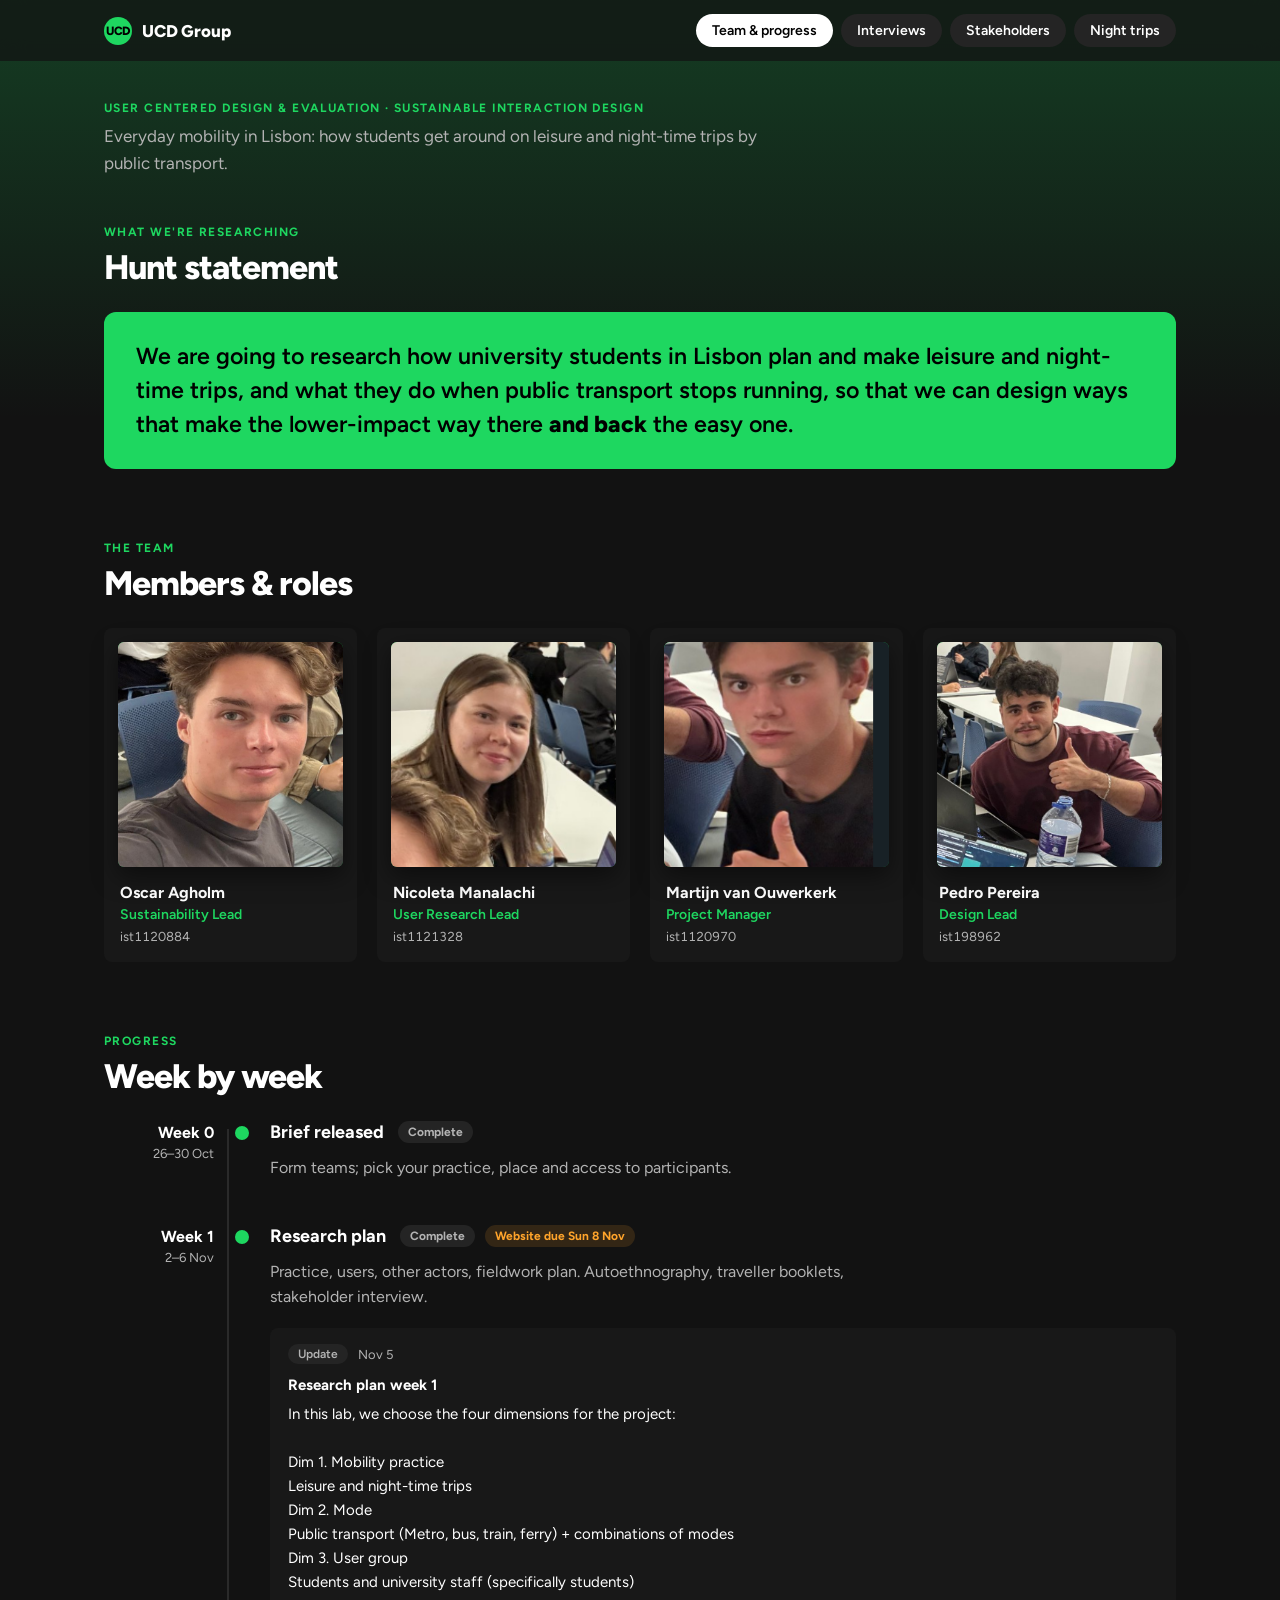
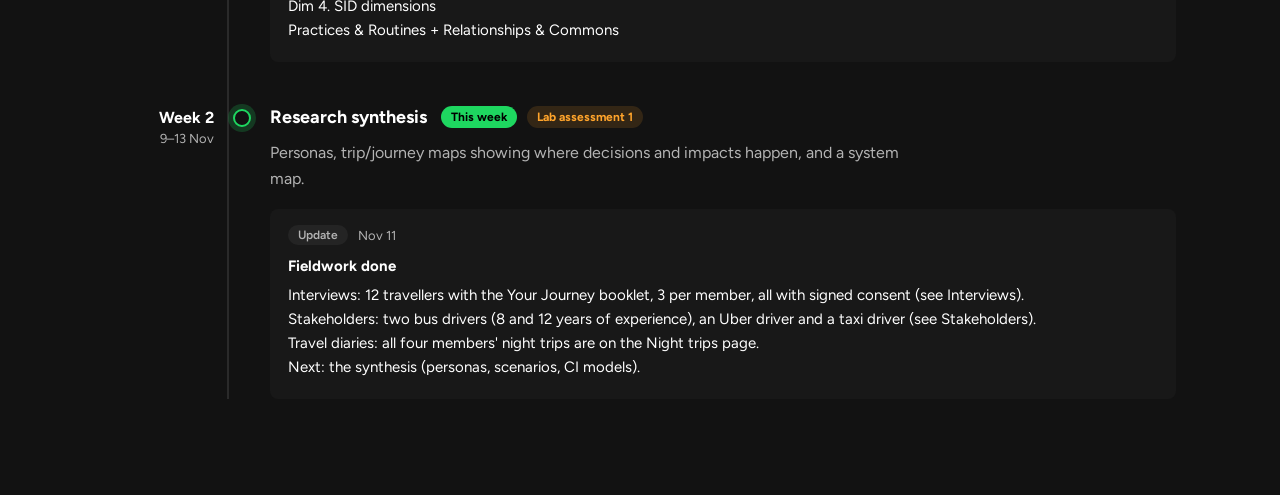
<file: index.html>
<!doctype html>
<html lang="en">
<head>
  <meta charset="utf-8">
  <meta name="viewport" content="width=device-width, initial-scale=1">
  <title>UCD Group</title>
  <link rel="preconnect" href="https://fonts.googleapis.com">
  <link rel="preconnect" href="https://fonts.gstatic.com" crossorigin>
  <link href="https://fonts.googleapis.com/css2?family=Figtree:wght@400;500;600;700;800&display=swap" rel="stylesheet">
  <link rel="stylesheet" href="styles.css?v=5">
</head>
<body>
  <header class="topbar">
    <div class="topbar-inner">
      <a class="brand" href="index.html"><span class="brand-mark">UCD</span>UCD Group</a>
      <nav class="nav" aria-label="Pages">
        <a href="index.html" aria-current="page">Team &amp; progress</a>
        <a href="research.html">Interviews</a>
        <a href="stakeholders.html">Stakeholders</a>
        <a href="diary.html">Night trips</a>
      </nav>
    </div>
  </header>

  <main class="page">
    <header class="hero">
      <p class="eyebrow">User Centered Design &amp; Evaluation · Sustainable Interaction Design</p>
      <p class="hero-lead">Everyday mobility in Lisbon: how students get around on leisure and night-time trips by public transport.</p>
    </header>

    <section class="section">
      <header class="header">
        <p class="eyebrow">What we're researching</p>
        <h2 class="section-title">Hunt statement</h2>
      </header>
      <blockquote class="hunt">
        We are going to research how university students in Lisbon plan and make leisure and night-time trips,
        and what they do when public transport stops running, so that we can design ways that make the
        lower-impact way there <strong>and back</strong> the easy one.
      </blockquote>
    </section>

    <section class="section">
      <header class="header">
        <p class="eyebrow">The team</p>
        <h2 class="section-title">Members &amp; roles</h2>
      </header>
      <div class="grid" id="team" aria-label="Team members"></div>
    </section>

    <section class="section">
      <header class="header">
        <p class="eyebrow">Progress</p>
        <h2 class="section-title">Week by week</h2>
      </header>
      <ol class="timeline" id="timeline"></ol>
    </section>
  </main>

  <script src="members.js"></script>
  <script src="progress.js?v=4"></script>
  <script>
    function make(tag, className, text) {
      const el = document.createElement(tag);
      if (className) el.className = className;
      if (text) el.textContent = text;
      return el;
    }

    function initials(name) {
      const parts = name.trim().split(/\s+/);
      const first = parts[0] ? parts[0][0] : "";
      const last = parts.length > 1 ? parts[parts.length - 1][0] : "";
      return (first + last).toUpperCase();
    }

    function card(member) {
      const el = make("article", "card");

      const media = make("div", "card-media");
      media.append(make("span", "card-initials", member.initials || initials(member.name)));

      if (member.photo) {
        const img = document.createElement("img");
        img.src = member.photo;
        img.alt = "Photo of " + member.name;
        img.loading = "lazy";
        // Fall back to initials if the image is missing.
        img.onerror = () => img.remove();
        media.append(img);
      }

      const body = make("div", "card-body");
      body.append(
        make("h3", "card-name", member.name),
        make("p", "card-role", member.role),
        make("p", "card-id", member.id)
      );

      el.append(media, body);
      return el;
    }

    function update(post) {
      const el = make("article", "update");
      const meta = make("div", "update-meta");
      meta.append(make("span", "pill", "Update"), make("span", "update-date", post.date));
      el.append(meta);
      if (post.title) el.append(make("h4", "update-title", post.title));
      if (post.body) el.append(make("p", "update-body", post.body));
      return el;
    }

    function week(w) {
      const el = make("li", "week is-" + (w.status || "upcoming"));

      const label = make("div", "week-label");
      label.append(make("span", "week-name", w.week), make("span", "week-dates", w.dates));

      const content = make("div", "week-content");
      const head = make("div", "week-head");
      head.append(make("h3", "week-title", w.title));
      if (w.status === "current") head.append(make("span", "badge badge-current", "This week"));
      if (w.status === "done") head.append(make("span", "badge badge-done", "Complete"));
      (w.badges || []).forEach((b) => head.append(make("span", "badge badge-due", b)));
      content.append(head);

      if (w.description) content.append(make("p", "week-desc", w.description));
      (w.updates || []).forEach((p) => content.append(update(p)));

      el.append(label, make("span", "week-dot"), content);
      return el;
    }

    document.getElementById("team").append(...MEMBERS.map(card));
    document.getElementById("timeline").append(...WEEKS.map(week));
  </script>
</body>
</html>
</file>
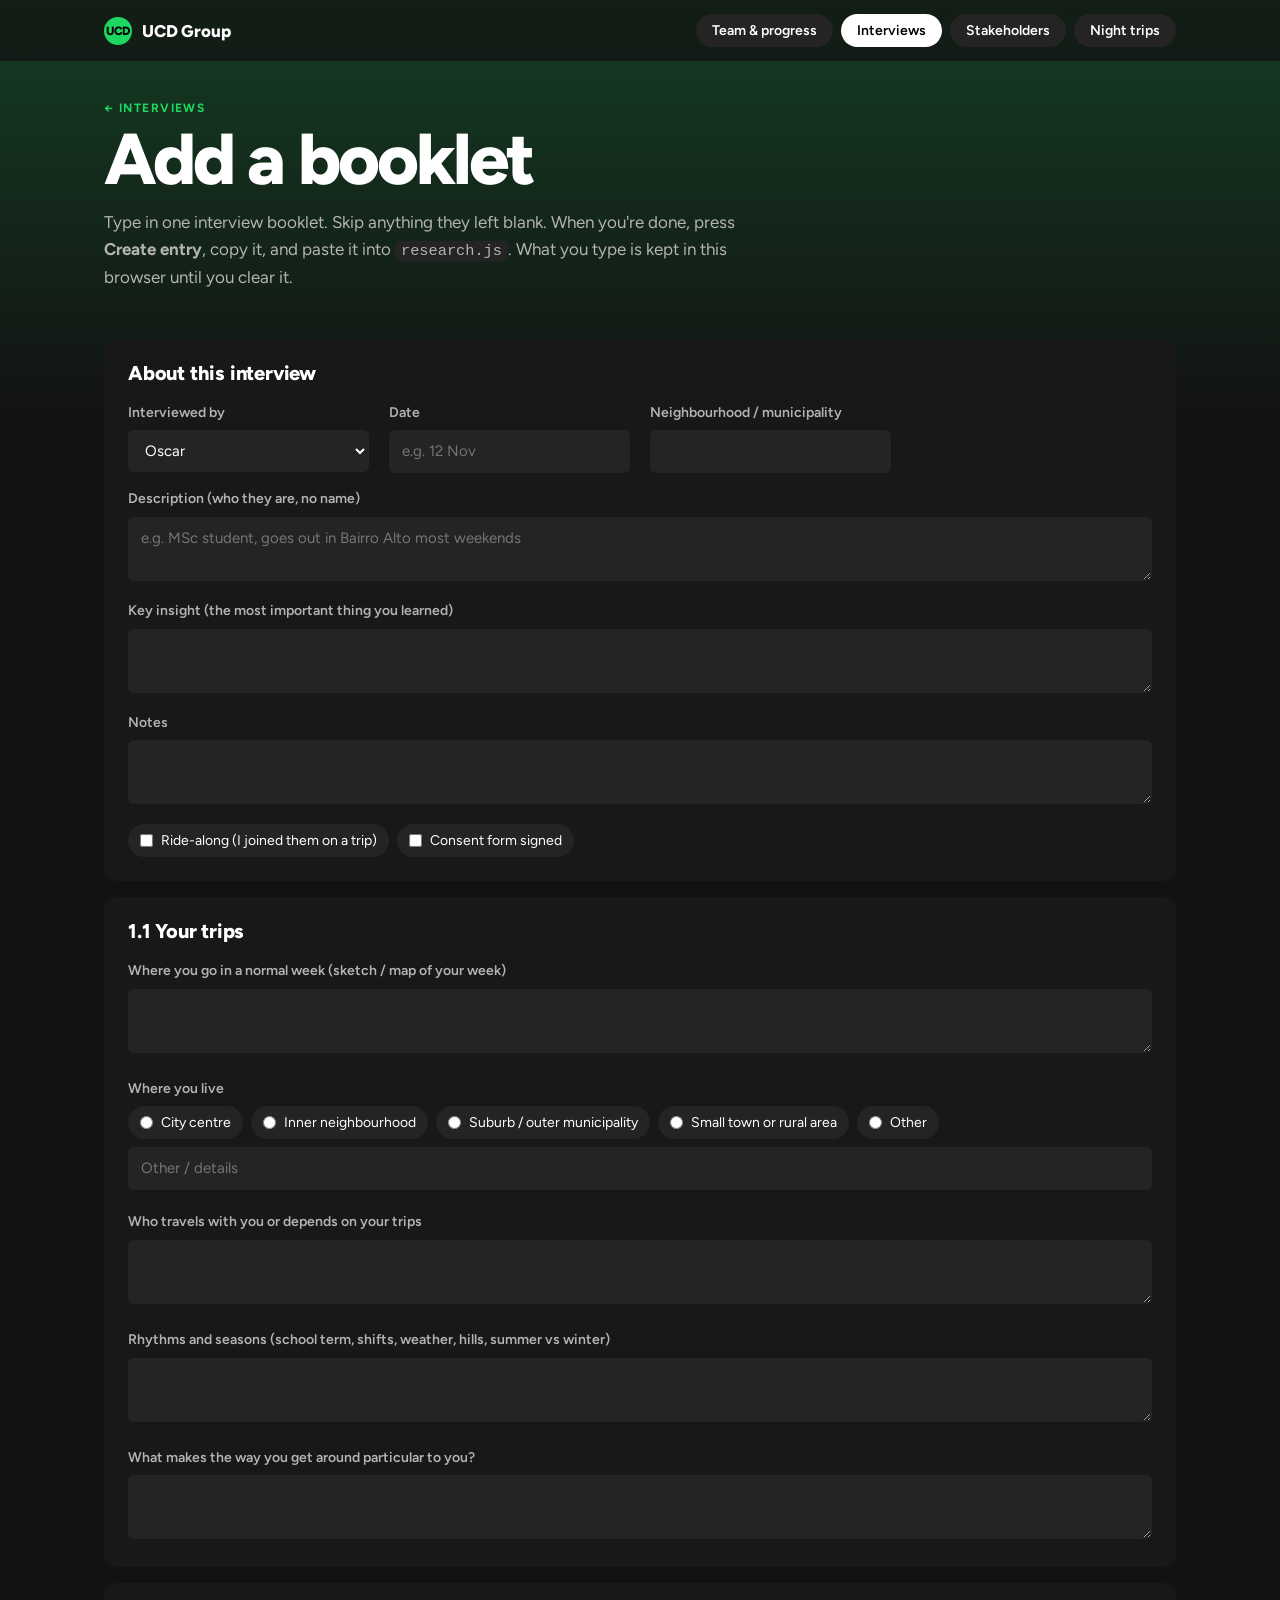
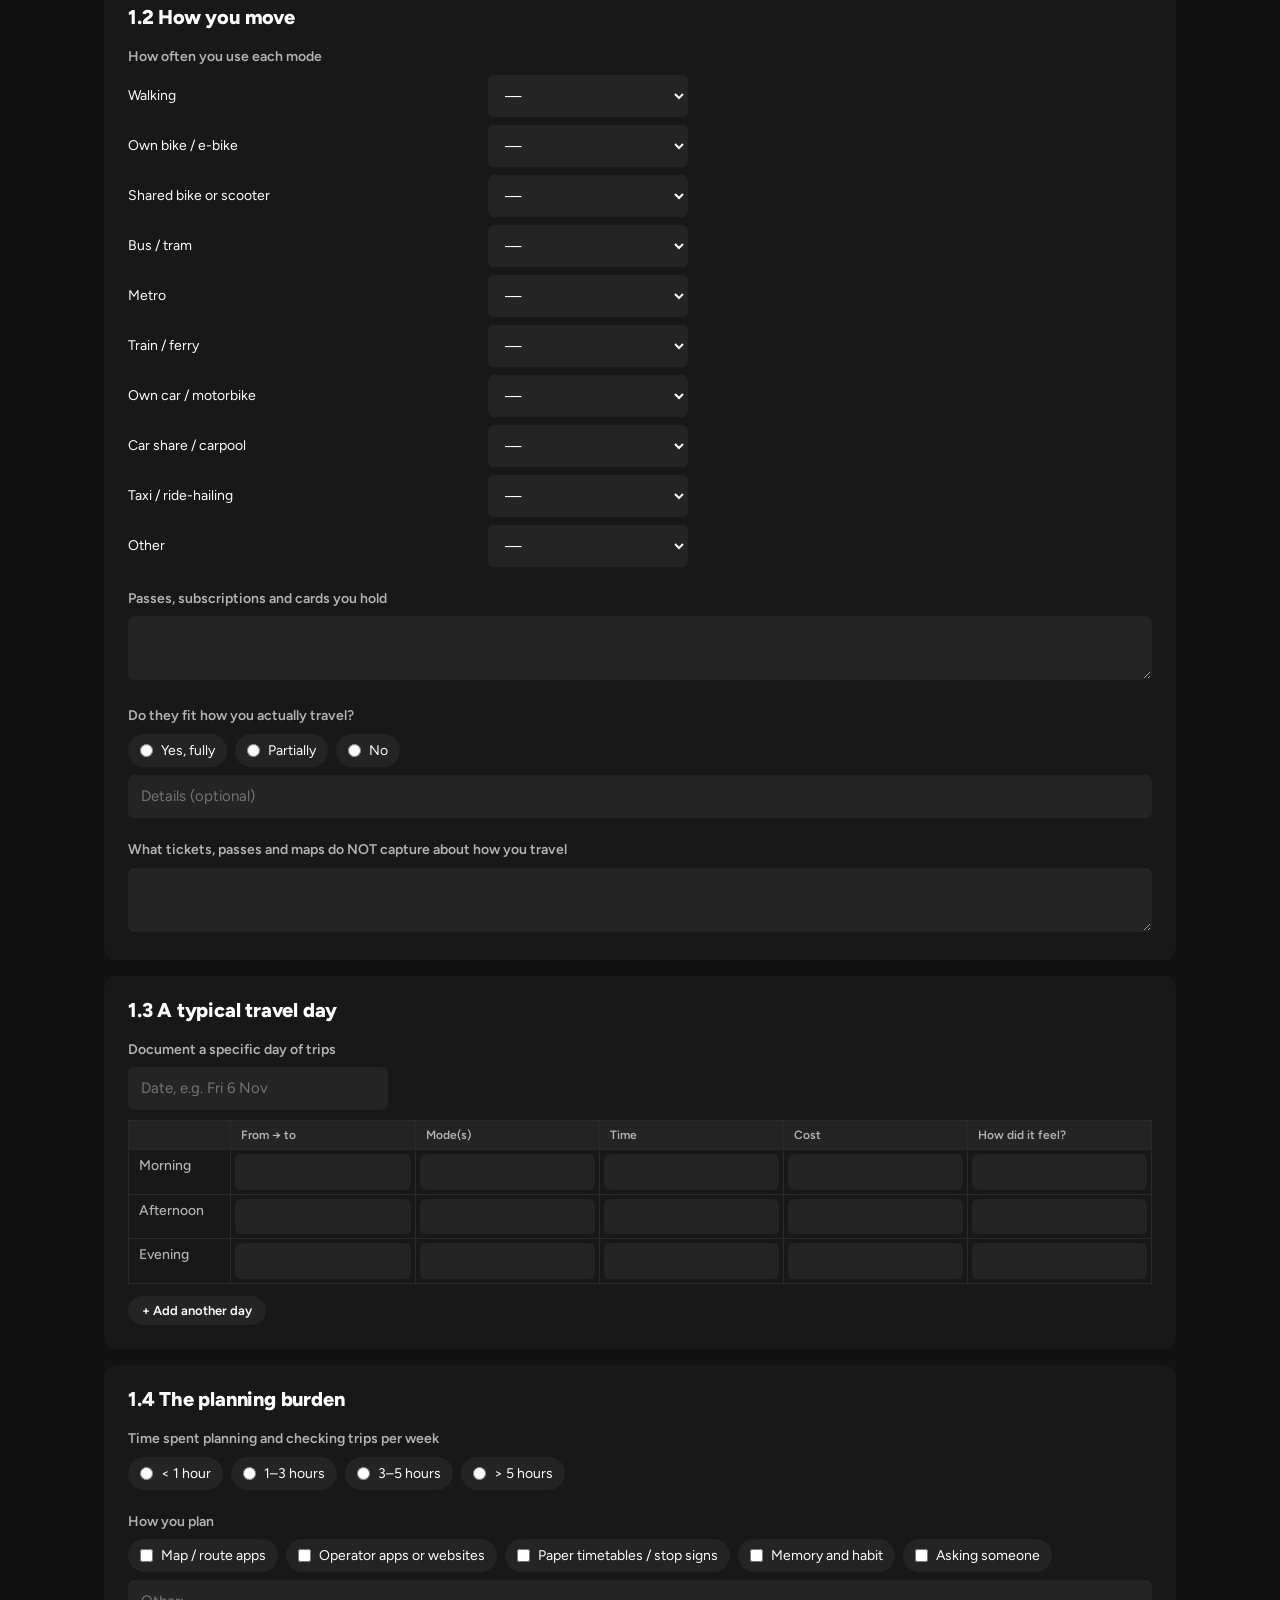
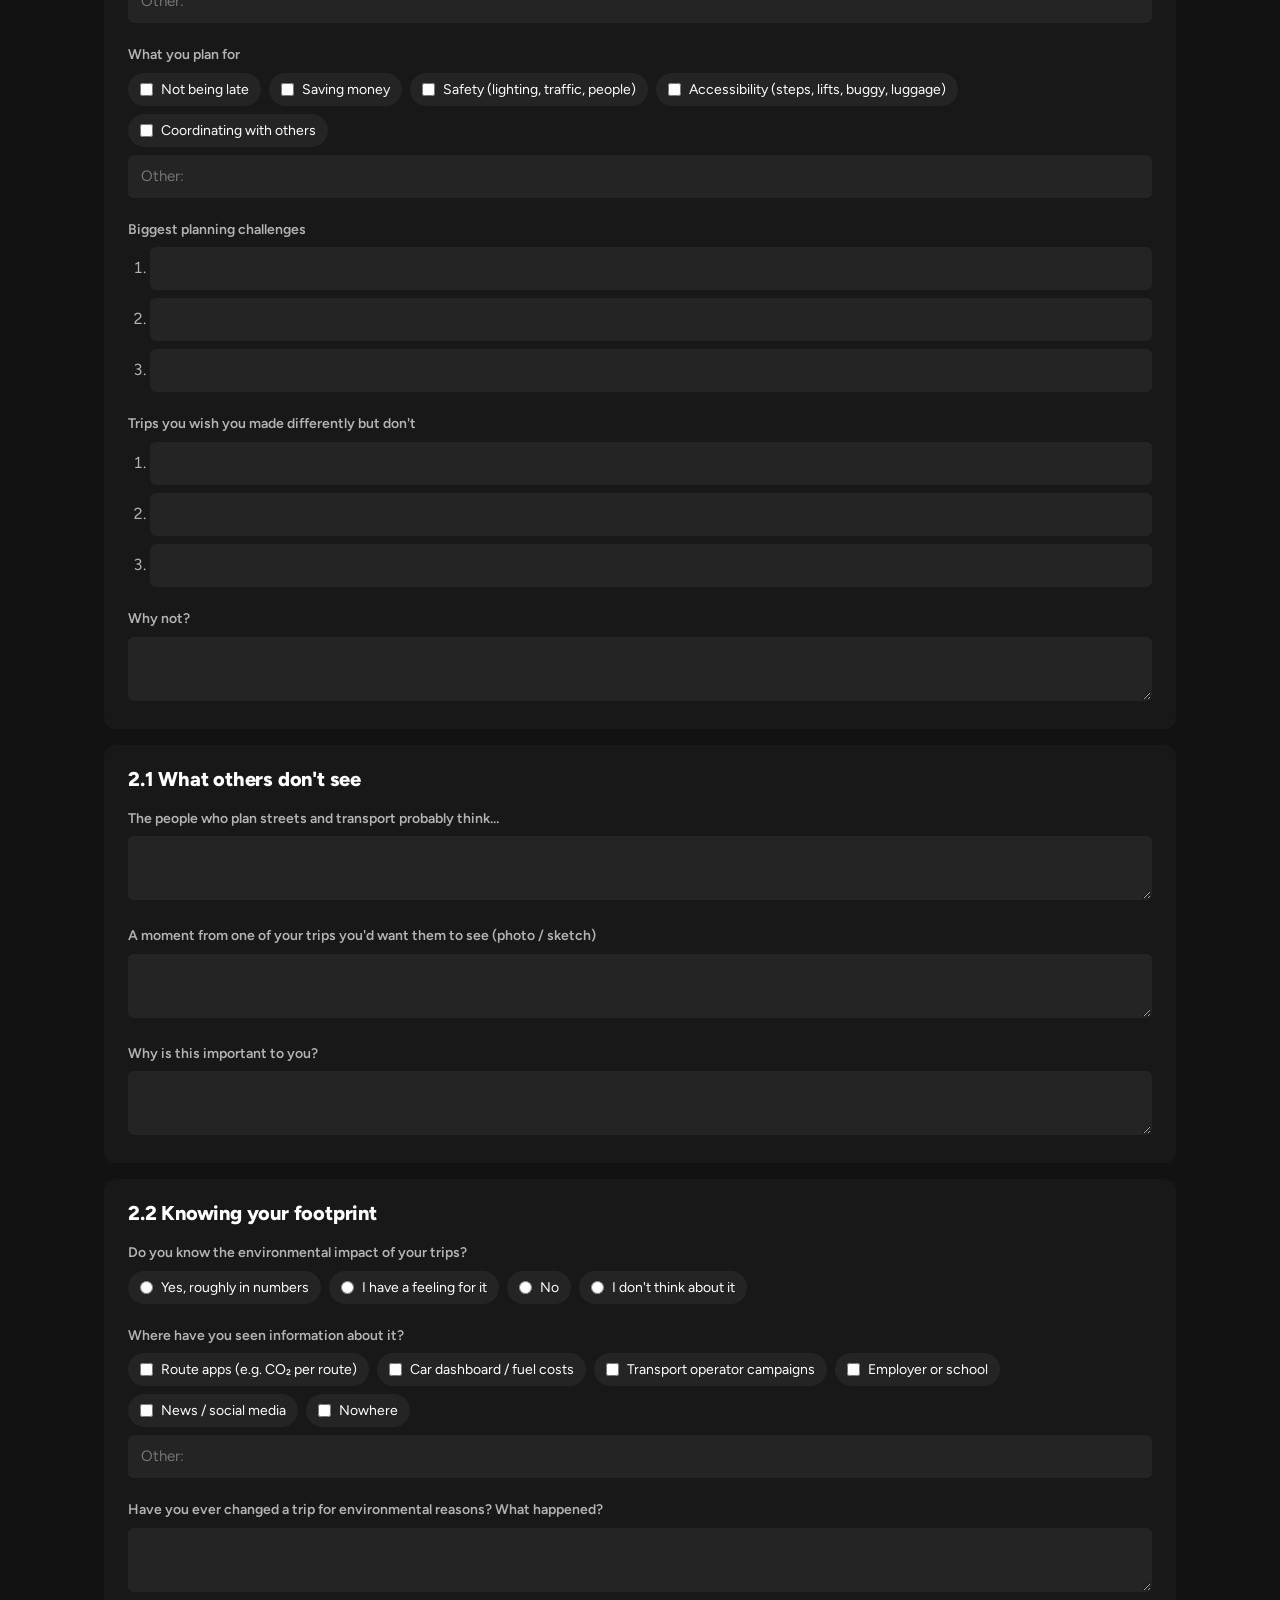
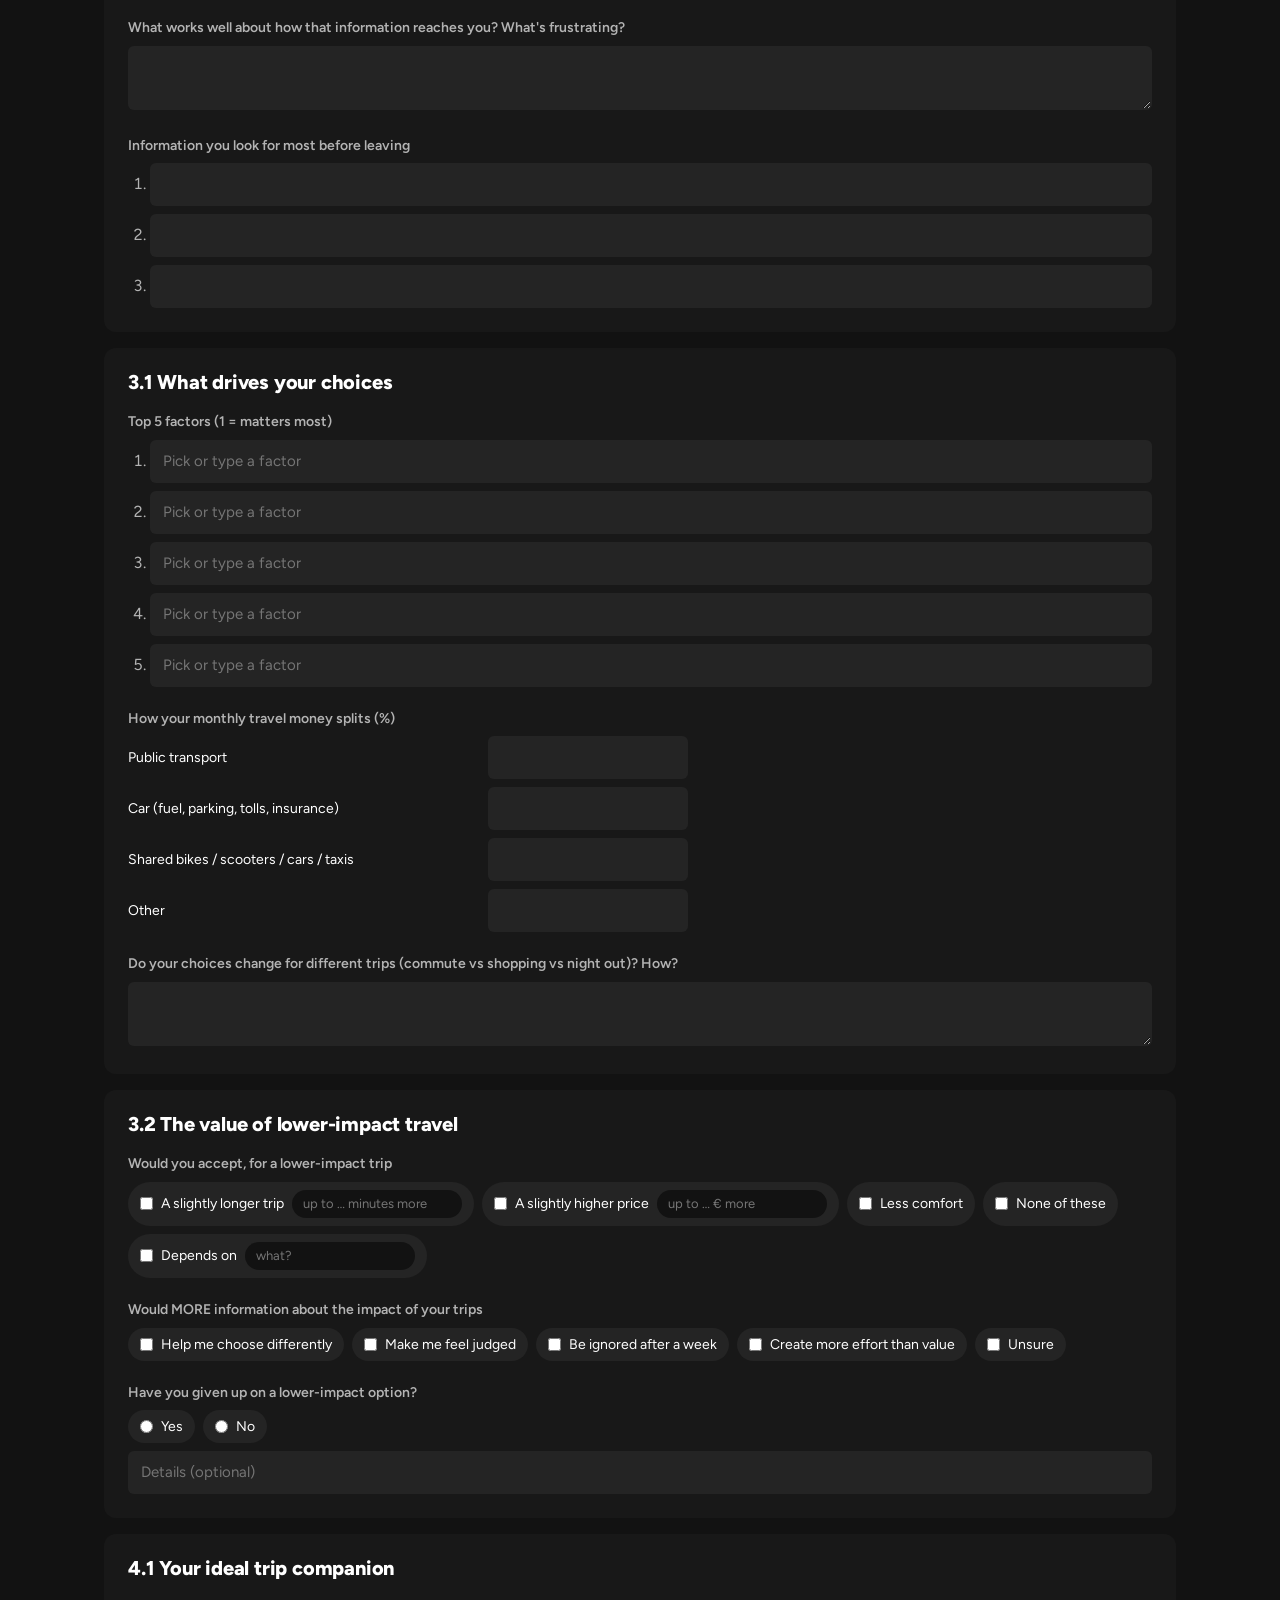
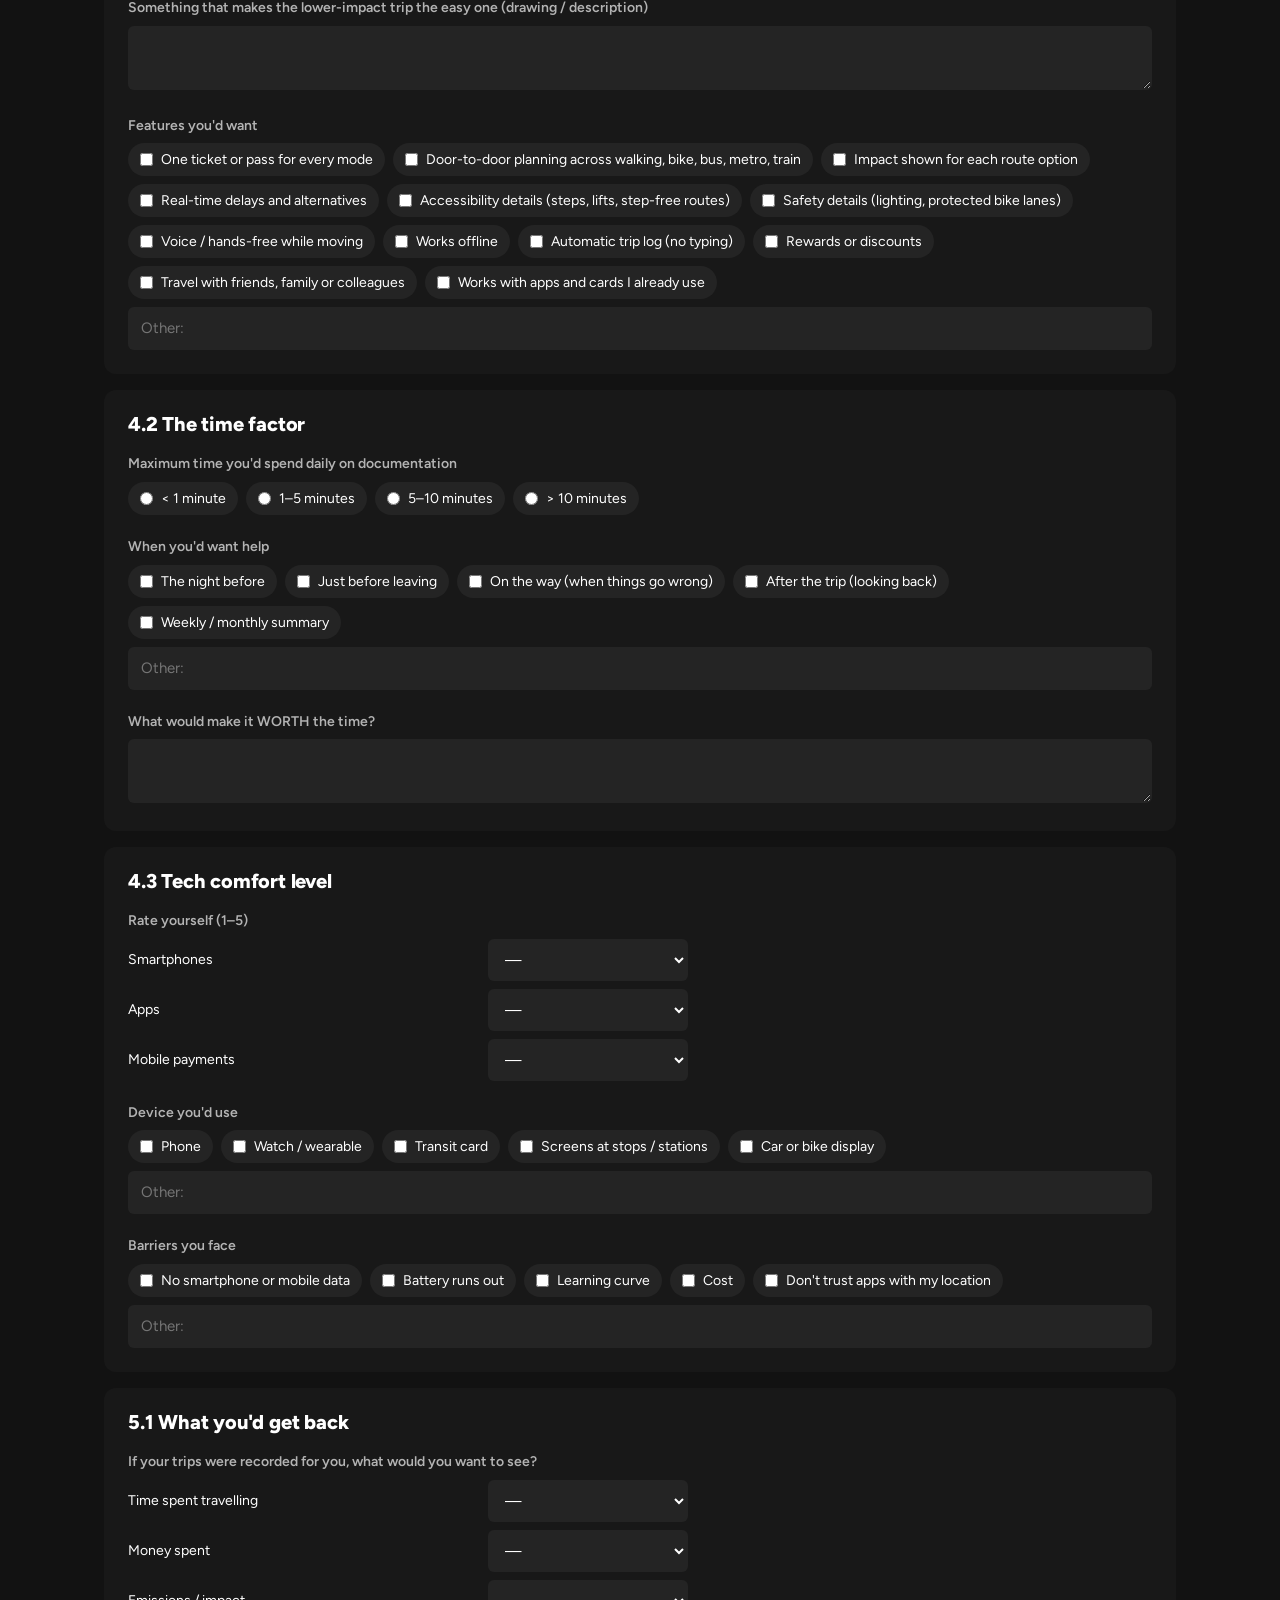
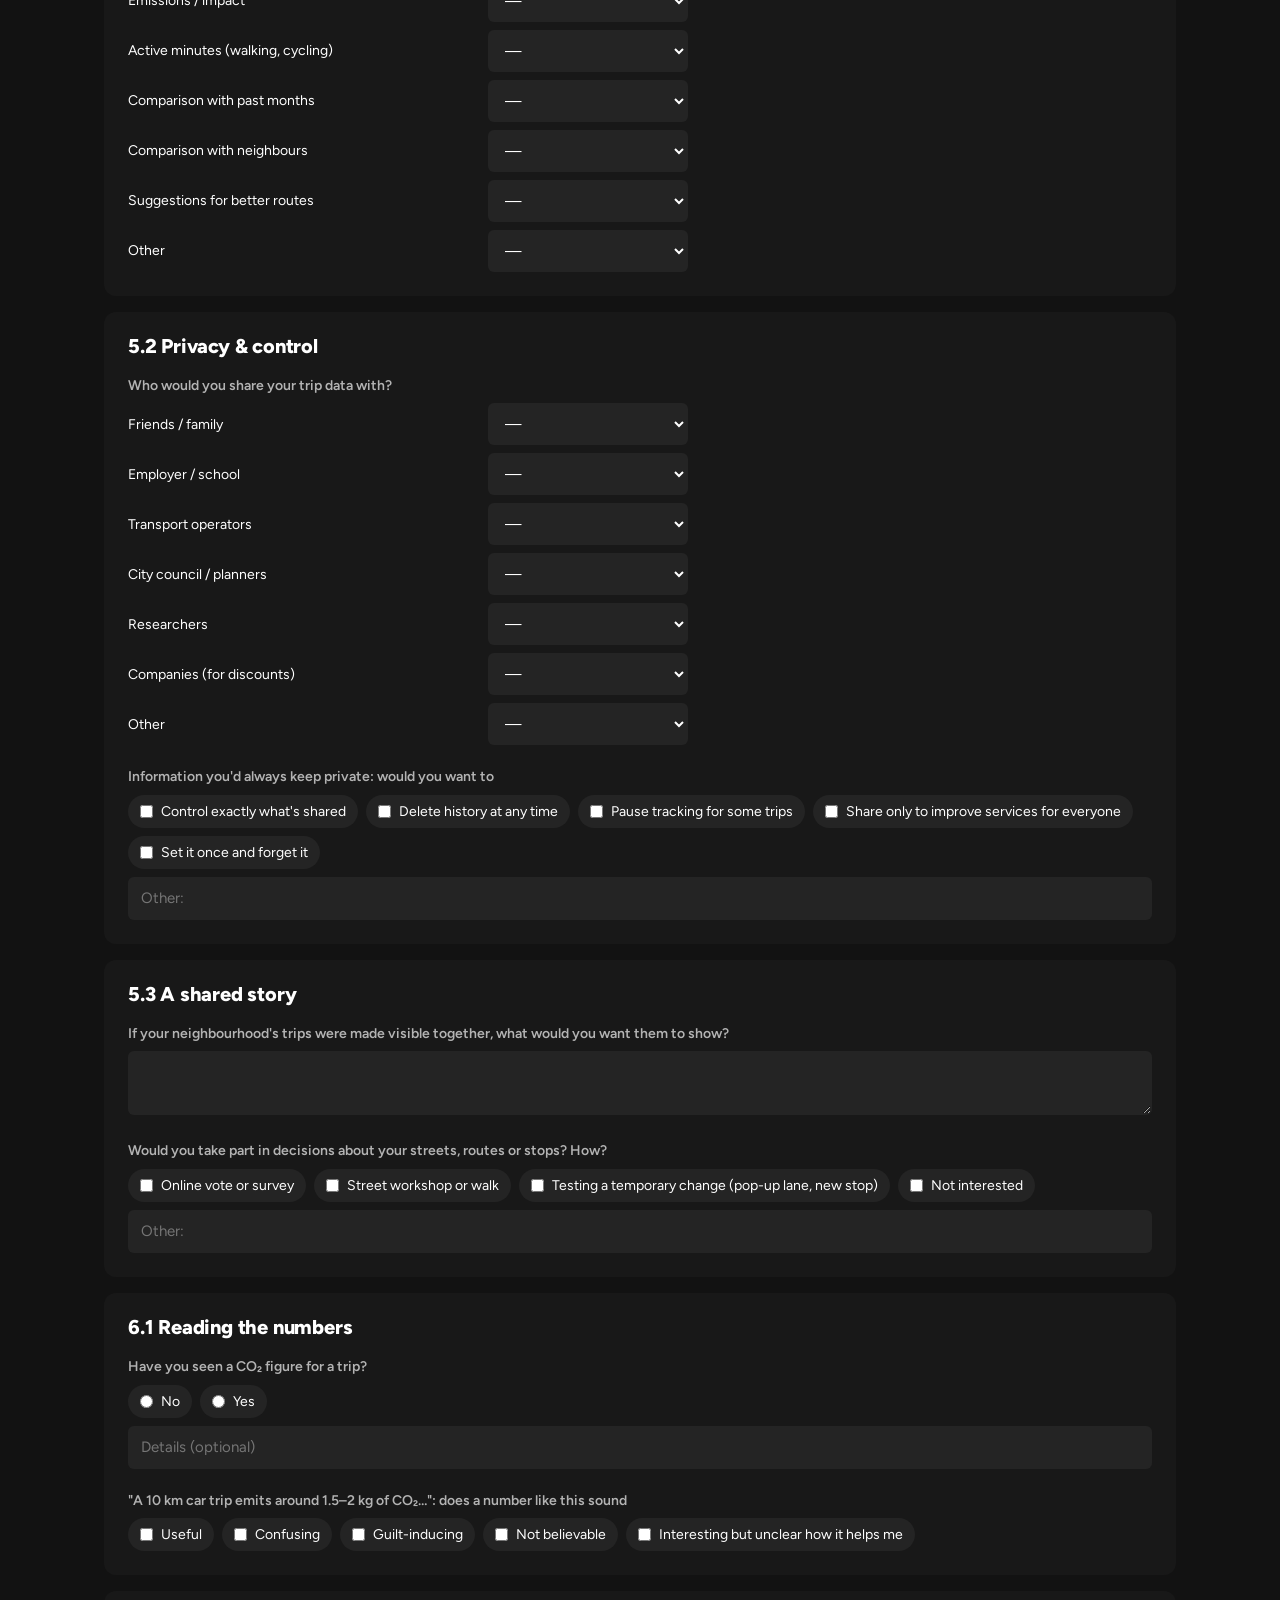
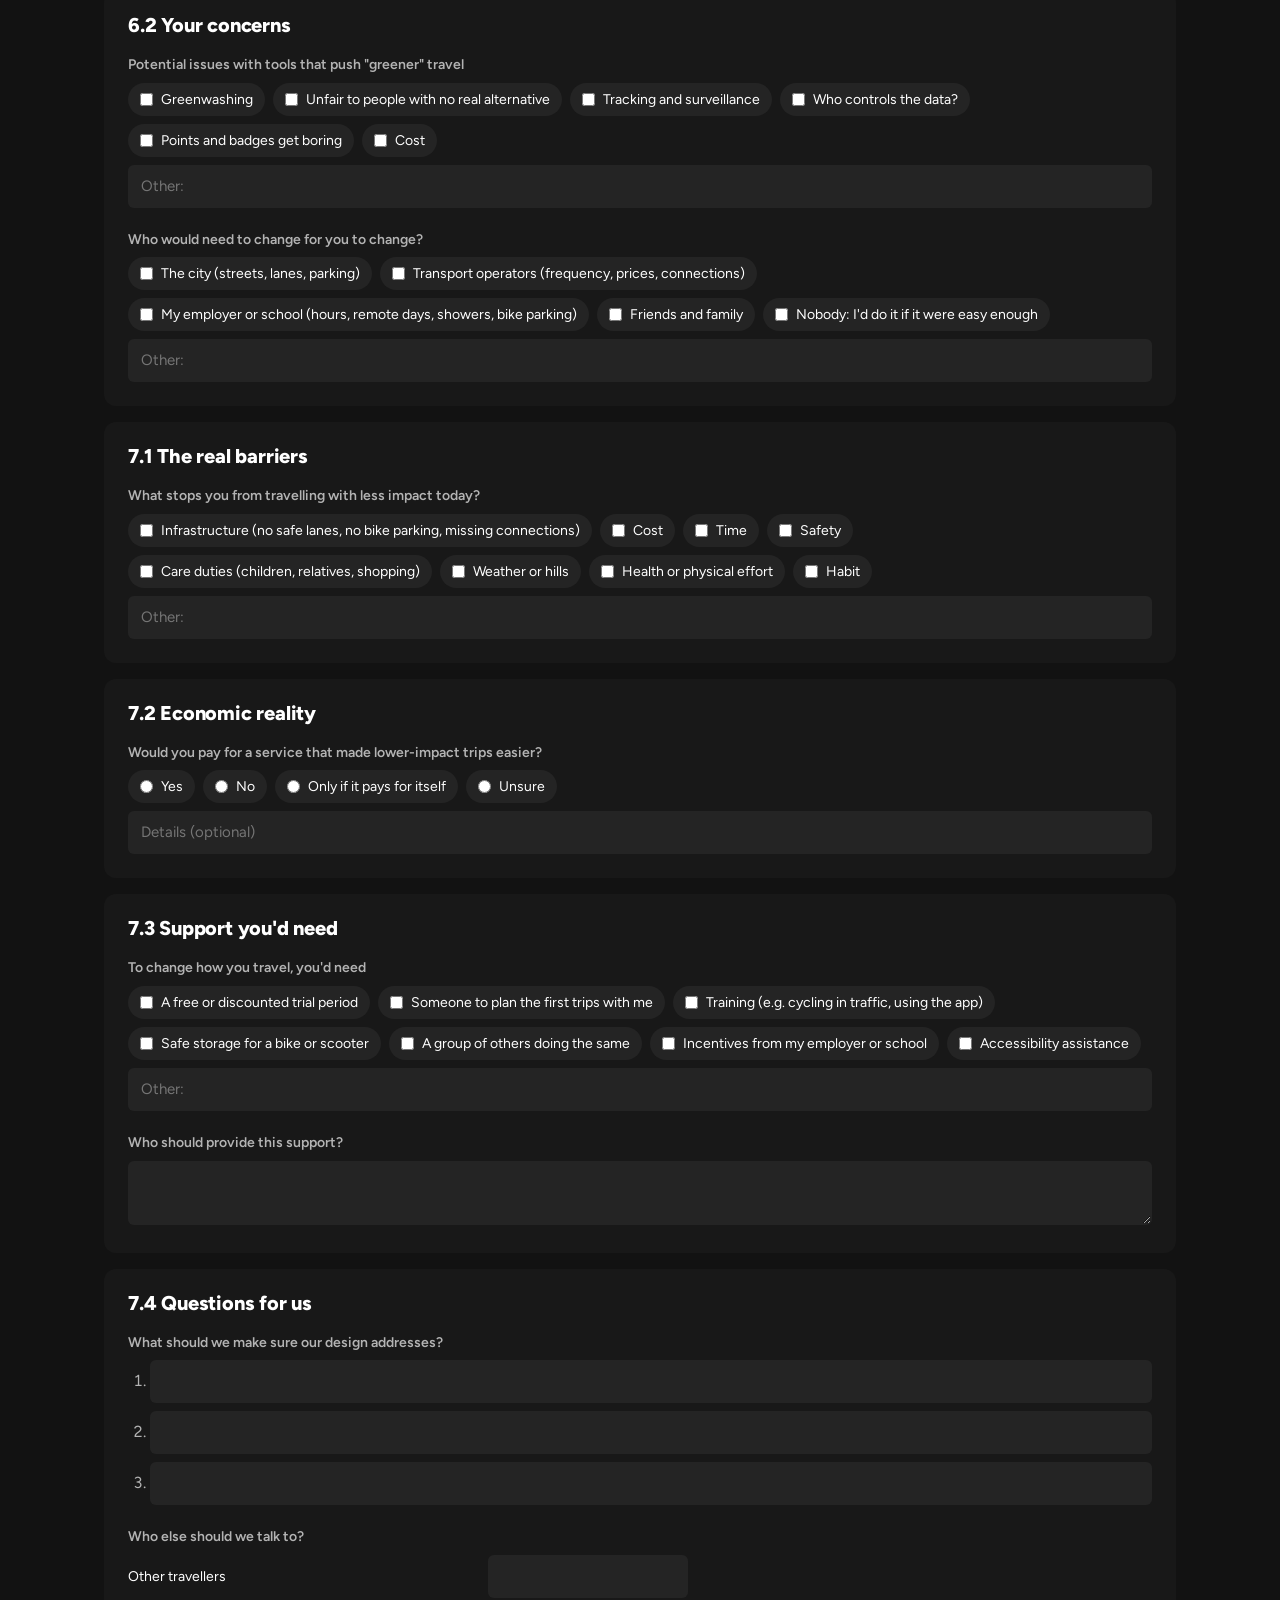
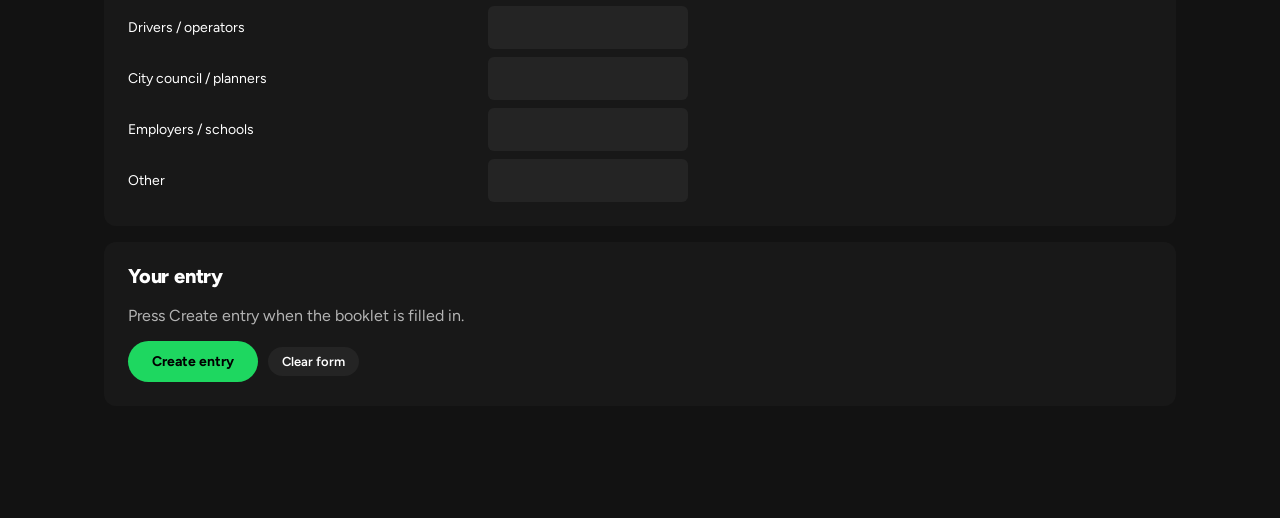
<file: add.html>
<!doctype html>
<html lang="en">
<head>
  <meta charset="utf-8">
  <meta name="viewport" content="width=device-width, initial-scale=1">
  <title>UCD Group · Add a booklet</title>
  <link rel="preconnect" href="https://fonts.googleapis.com">
  <link rel="preconnect" href="https://fonts.gstatic.com" crossorigin>
  <link href="https://fonts.googleapis.com/css2?family=Figtree:wght@400;500;600;700;800&display=swap" rel="stylesheet">
  <link rel="stylesheet" href="styles.css?v=5">
</head>
<body>
  <header class="topbar">
    <div class="topbar-inner">
      <a class="brand" href="index.html"><span class="brand-mark">UCD</span>UCD Group</a>
      <nav class="nav" aria-label="Pages">
        <a href="index.html">Team &amp; progress</a>
        <a href="research.html" aria-current="page">Interviews</a>
        <a href="stakeholders.html">Stakeholders</a>
        <a href="diary.html">Night trips</a>
      </nav>
    </div>
  </header>

  <main class="page">
    <header class="hero">
      <p class="eyebrow"><a class="back" href="research.html">← Interviews</a></p>
      <h1 class="hero-title">Add a booklet</h1>
      <p class="hero-lead">
        Type in one interview booklet. Skip anything they left blank. When you're done, press
        <strong>Create entry</strong>, copy it, and paste it into <code>research.js</code>.
        What you type is kept in this browser until you clear it.
      </p>
    </header>

    <form id="form" novalidate>
      <section class="form-card">
        <h2 class="form-title">About this interview</h2>
        <div class="form-grid" id="meta"></div>
      </section>
      <div id="booklet"></div>

      <section class="form-card" id="result">
        <h2 class="form-title">Your entry</h2>
        <p class="form-help" id="message">Press Create entry when the booklet is filled in.</p>
        <div class="actions">
          <button class="button" type="submit">Create entry</button>
          <button class="chip" type="button" id="clear">Clear form</button>
        </div>
        <div id="output" hidden>
          <textarea class="input code" id="code" rows="14" readonly aria-label="Entry to paste into research.js"></textarea>
          <div class="actions">
            <button class="button" type="button" id="copy">Copy entry</button>
            <a class="chip" id="github" href="https://github.com/pedropereira972/UCD-Group-Page/edit/main/research.js" target="_blank" rel="noopener">Open research.js on GitHub</a>
          </div>
          <ol class="steps">
            <li>Copy the entry.</li>
            <li>Open <code>research.js</code> (on GitHub, or in your copy of the project).</li>
            <li>Paste it on a new line just above the last line, <code>];</code>, and save (on GitHub: <em>Commit changes</em>).</li>
          </ol>
        </div>
      </section>
    </form>
  </main>

  <script src="members.js"></script>
  <script src="booklet.js?v=3"></script>
  <script>
    const DRAFT_KEY = "ucd-add-booklet-draft";
    let uid = 0;
    const nextId = () => "f" + ++uid;

    function make(tag, className, text) {
      const el = document.createElement(tag);
      if (className) el.className = className;
      if (text) el.textContent = text;
      return el;
    }

    function textBox(multiline, placeholder) {
      const el = make(multiline ? "textarea" : "input", "input");
      if (multiline) el.rows = 2; else el.type = "text";
      if (placeholder) el.placeholder = placeholder;
      el.id = nextId();
      return el;
    }

    function choice(type, name, label) {
      const wrap = make("label", "option");
      const input = make("input");
      input.type = type;
      input.name = name;
      input.value = label;
      wrap.append(input, make("span", "", label));
      return { wrap, input };
    }

    // ---- One builder per kind of question. Each returns { el, get(), set(value) }. ----

    function textQuestion() {
      const box = textBox(true);
      return { el: box, focus: box, get: () => box.value.trim(), set: (v) => { box.value = v || ""; } };
    }

    function singleQuestion(q) {
      const name = nextId();
      const el = make("div", "options");
      const items = q.options.map((o) => choice("radio", name, o));
      if (q.other) items.push(choice("radio", name, "Other"));
      items.forEach((i) => el.append(i.wrap));
      const extra = q.other || q.detail ? textBox(false, q.other ? "Other / details" : "Details (optional)") : null;
      if (extra) el.append(extra);

      return {
        el,
        get() {
          const picked = items.find((i) => i.input.checked);
          const more = extra ? extra.value.trim() : "";
          if (!picked) return more;
          if (picked.input.value === "Other") return more ? "Other: " + more : "Other";
          return more ? picked.input.value + ": " + more : picked.input.value;
        },
        set(v) {
          if (!v) return;
          const match = items.find((i) => i.input.value !== "Other" && (v === i.input.value || v.startsWith(i.input.value + ": ")));
          if (match) {
            match.input.checked = true;
            if (extra) extra.value = v.slice(match.input.value.length).replace(/^: /, "");
          } else if (extra) {
            const other = items.find((i) => i.input.value === "Other");
            if (other) other.input.checked = true;
            extra.value = v.replace(/^Other:?\s*/, "");
          }
        },
      };
    }

    function multiQuestion(q) {
      const el = make("div", "options");
      // An option is a string, or { label, detail } when it has a blank to fill in.
      const items = q.options.map((o) => {
        const item = choice("checkbox", "", typeof o === "string" ? o : o.label);
        if (typeof o !== "string") {
          item.detail = textBox(false, o.detail);
          item.detail.classList.add("input-inline");
          item.detail.addEventListener("input", () => { if (item.detail.value.trim()) item.input.checked = true; });
          item.wrap.append(item.detail);
        }
        return item;
      });
      items.forEach((i) => el.append(i.wrap));
      const other = q.other ? textBox(false, "Other:") : null;
      if (other) el.append(other);
      return {
        el,
        get() {
          const list = items.filter((i) => i.input.checked).map((i) => {
            const more = i.detail ? i.detail.value.trim() : "";
            return more ? i.input.value + ": " + more : i.input.value;
          });
          if (other && other.value.trim()) list.push("Other: " + other.value.trim());
          return list;
        },
        set(list) {
          (list || []).forEach((v) => {
            const match = items.find((i) => i.input.value === v || (i.detail && v.startsWith(i.input.value + ": ")));
            if (match && match.detail) match.detail.value = v.slice(match.input.value.length).replace(/^: /, "");
            if (match) match.input.checked = true;
            else if (other) other.value = String(v).replace(/^Other:\s*/, "");
          });
        },
      };
    }

    function rankedQuestion(q) {
      const el = make("ol", "ranked");
      let listId = "";
      if (q.options) {
        const list = make("datalist");
        list.id = listId = nextId();
        q.options.forEach((o) => { const opt = make("option"); opt.value = o; list.append(opt); });
        el.append(list);
      }
      const boxes = Array.from({ length: q.count || 3 }, () => {
        const li = make("li");
        const box = textBox(false, q.options ? "Pick or type a factor" : "");
        if (listId) box.setAttribute("list", listId);
        li.append(box);
        el.append(li);
        return box;
      });
      return {
        el,
        get: () => boxes.map((b) => b.value.trim()).filter(Boolean),
        set: (list) => (list || []).forEach((v, i) => { if (boxes[i]) boxes[i].value = v; }),
      };
    }

    function gridQuestion(q) {
      const el = make("div", "grid-rows");
      const rows = Object.entries(q.subs).map(([key, label]) => {
        const row = make("label", "grid-row");
        let control;
        if (q.scale) {
          control = make("select", "input");
          ["", ...q.scale].forEach((s) => {
            const opt = make("option", "", s || "—");
            opt.value = s;
            control.append(opt);
          });
        } else {
          control = textBox(false);
        }
        row.append(make("span", "", label), control);
        el.append(row);
        return [key, control];
      });
      return {
        el,
        get: () => Object.fromEntries(rows.map(([k, c]) => [k, c.value.trim()])),
        set: (obj) => rows.forEach(([k, c]) => { if (obj && obj[k] !== undefined) c.value = String(obj[k]); }),
      };
    }

    function daysQuestion() {
      const el = make("div");
      const list = make("div", "days-list");
      const days = [];

      function addDay(value) {
        const block = make("div", "day-block");
        const date = textBox(false, "Date, e.g. Fri 6 Nov");
        block.append(date);
        const scroll = make("div", "day-scroll");
        const table = make("table", "daytable form-daytable");
        const head = make("tr");
        head.append(make("th"), ...Object.values(DAY_LABELS).map((l) => make("th", "", l)));
        table.append(head);
        const cells = {};
        Object.entries(DAY_PERIODS).forEach(([p, label]) => {
          const tr = make("tr");
          tr.append(make("th", "", label));
          cells[p] = {};
          Object.keys(DAY_LABELS).forEach((k) => {
            const td = make("td");
            const box = textBox(false);
            box.setAttribute("aria-label", label + ": " + DAY_LABELS[k]);
            td.append(box);
            tr.append(td);
            cells[p][k] = box;
          });
          table.append(tr);
        });
        scroll.append(table);
        block.append(scroll);
        list.append(block);

        const day = {
          get() {
            const out = { date: date.value.trim() };
            Object.keys(cells).forEach((p) => {
              out[p] = Object.fromEntries(Object.entries(cells[p]).map(([k, b]) => [k, b.value.trim()]));
            });
            return out;
          },
          set(v) {
            date.value = v.date || "";
            Object.keys(cells).forEach((p) => Object.keys(cells[p]).forEach((k) => {
              cells[p][k].value = (v[p] && v[p][k]) || "";
            }));
          },
        };
        if (value) day.set(value);
        days.push(day);
      }

      const more = make("button", "chip", "+ Add another day");
      more.type = "button";
      more.onclick = () => addDay();
      el.append(list, more);
      addDay();

      const filled = (d) => d.date || Object.keys(DAY_PERIODS).some((p) => Object.values(d[p]).some(Boolean));
      return {
        el,
        get: () => days.map((d) => d.get()).filter(filled),
        set(list) {
          (list || []).forEach((v, i) => { if (i >= days.length) addDay(v); else days[i].set(v); });
        },
      };
    }

    const BUILDERS = { single: singleQuestion, multi: multiQuestion, ranked: rankedQuestion, grid: gridQuestion, days: daysQuestion };

    // ---- About this interview ----

    const meta = {};
    function metaField(key, label, control, wide) {
      const wrap = make("div", "field" + (wide ? " is-wide" : ""));
      const lab = make("label", "field-label", label);
      lab.htmlFor = control.id;
      wrap.append(lab, control);
      document.getElementById("meta").append(wrap);
      meta[key] = control;
    }
    function select(options) {
      const el = make("select", "input");
      el.id = nextId();
      options.forEach((o) => { const opt = make("option", "", o); opt.value = o; el.append(opt); });
      return el;
    }
    function checkbox(label) {
      const wrap = make("label", "option");
      const input = make("input");
      input.type = "checkbox";
      input.id = nextId();
      wrap.append(input, make("span", "", label));
      return { wrap, input };
    }

    metaField("by", "Interviewed by", select(MEMBERS.map((m) => m.name.split(/\s+/)[0])));
    metaField("date", "Date", textBox(false, "e.g. 12 Nov"));
    metaField("neighbourhood", "Neighbourhood / municipality", textBox(false));
    metaField("description", "Description (who they are, no name)", textBox(true, "e.g. MSc student, goes out in Bairro Alto most weekends"), true);
    metaField("insight", "Key insight (the most important thing you learned)", textBox(true), true);
    metaField("notes", "Notes", textBox(true), true);
    const ride = checkbox("Ride-along (I joined them on a trip)");
    const consent = checkbox("Consent form signed");
    const ticks = make("div", "field is-wide options");
    ticks.append(ride.wrap, consent.wrap);
    document.getElementById("meta").append(ticks);

    // ---- The booklet ----

    const questions = {};
    const bookletBox = document.getElementById("booklet");
    BOOKLET.forEach((s) => {
      const card = make("section", "form-card");
      card.append(make("h2", "form-title", s.id + " " + s.title));
      s.questions.forEach((q) => {
        const built = (BUILDERS[q.kind] || textQuestion)(q);
        const wrap = make("div", "question");
        const label = make(built.focus ? "label" : "p", "field-label", q.label);
        if (built.focus) label.htmlFor = built.focus.id;
        wrap.append(label, built.el);
        card.append(wrap);
        questions[q.key] = built;
      });
      bookletBox.append(card);
    });

    // ---- Collect, save and restore ----

    function collect() {
      const entry = {
        type: "Traveller",
        by: meta.by.value,
        date: meta.date.value.trim(),
        description: meta.description.value.trim(),
        neighbourhood: meta.neighbourhood.value.trim(),
        rideAlong: ride.input.checked,
        consent: consent.input.checked,
        insight: meta.insight.value.trim(),
        notes: meta.notes.value.trim(),
      };
      BOOKLET.forEach((s) => s.questions.forEach((q) => { entry[q.key] = questions[q.key].get(); }));
      return entry;
    }

    function restore(entry) {
      ["by", "date", "description", "neighbourhood", "insight", "notes"].forEach((k) => {
        if (entry[k] !== undefined) meta[k].value = entry[k];
      });
      ride.input.checked = !!entry.rideAlong;
      consent.input.checked = !!entry.consent;
      Object.entries(questions).forEach(([k, q]) => { if (entry[k] !== undefined) q.set(entry[k]); });
    }

    const form = document.getElementById("form");
    let saveTimer;
    form.addEventListener("input", () => {
      clearTimeout(saveTimer);
      saveTimer = setTimeout(() => {
        try { localStorage.setItem(DRAFT_KEY, JSON.stringify(collect())); } catch (e) { /* storage unavailable */ }
      }, 400);
    });

    try {
      const saved = localStorage.getItem(DRAFT_KEY);
      if (saved) restore(JSON.parse(saved));
    } catch (e) { /* no draft */ }

    document.getElementById("clear").onclick = () => {
      if (!confirm("Clear everything you typed in this form?")) return;
      try { localStorage.removeItem(DRAFT_KEY); } catch (e) { /* ignore */ }
      location.reload();
    };

    // ---- Create and copy the entry ----

    const message = document.getElementById("message");
    form.addEventListener("submit", (e) => {
      e.preventDefault();
      const entry = collect();
      const missing = [["date", "the date"], ["description", "a description"]].filter(([k]) => !entry[k]).map(([, l]) => l);
      if (missing.length) {
        message.textContent = "Add " + missing.join(" and ") + " first.";
        message.className = "form-help is-error";
        meta[missing[0] === "the date" ? "date" : "description"].focus();
        return;
      }
      const code = JSON.stringify(entry, null, 2).replace(/^/gm, "  ") + ",";
      document.getElementById("code").value = code;
      document.getElementById("output").hidden = false;
      message.textContent = "Entry created. Copy it and paste it into research.js.";
      message.className = "form-help is-ok";
    });

    document.getElementById("copy").onclick = async () => {
      const box = document.getElementById("code");
      try {
        await navigator.clipboard.writeText(box.value);
      } catch (e) {
        box.select();
        document.execCommand("copy");
      }
      message.textContent = "Copied. Now paste it into research.js, just above the last line ( ]; ).";
      message.className = "form-help is-ok";
    };
  </script>
</body>
</html>
</file>
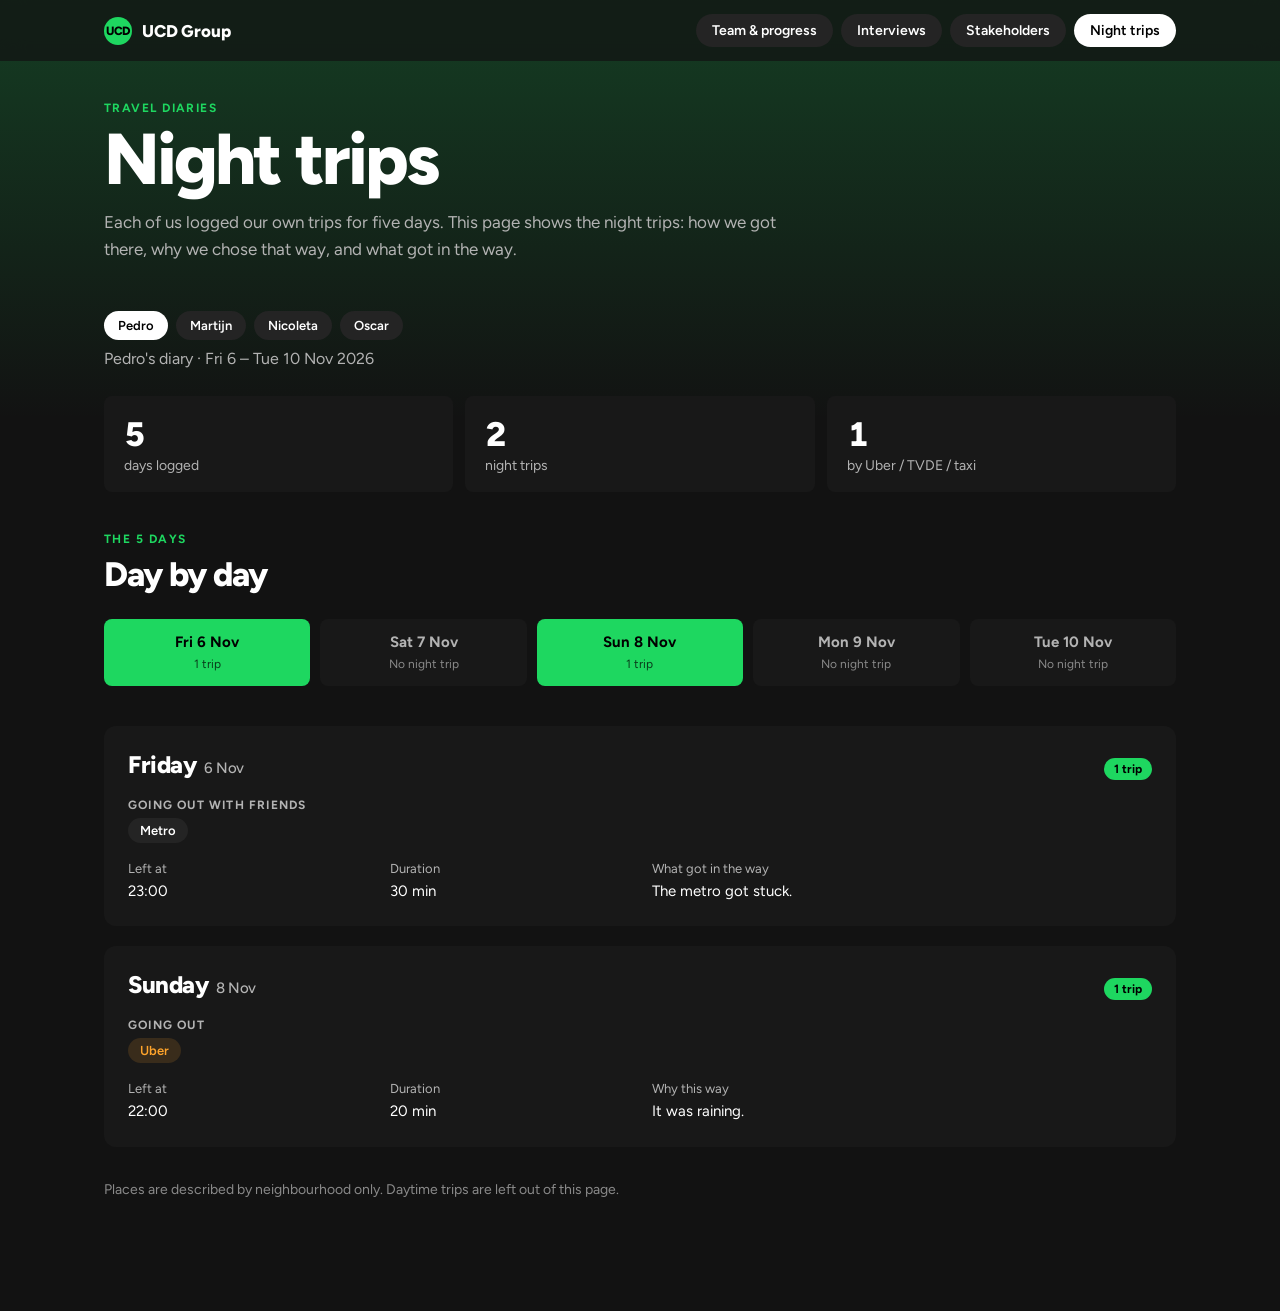
<file: diary.html>
<!doctype html>
<html lang="en">
<head>
  <meta charset="utf-8">
  <meta name="viewport" content="width=device-width, initial-scale=1">
  <title>UCD Group · Night trips</title>
  <link rel="preconnect" href="https://fonts.googleapis.com">
  <link rel="preconnect" href="https://fonts.gstatic.com" crossorigin>
  <link href="https://fonts.googleapis.com/css2?family=Figtree:wght@400;500;600;700;800&display=swap" rel="stylesheet">
  <link rel="stylesheet" href="styles.css?v=5">
</head>
<body>
  <header class="topbar">
    <div class="topbar-inner">
      <a class="brand" href="index.html"><span class="brand-mark">UCD</span>UCD Group</a>
      <nav class="nav" aria-label="Pages">
        <a href="index.html">Team &amp; progress</a>
        <a href="research.html">Interviews</a>
        <a href="stakeholders.html">Stakeholders</a>
        <a href="diary.html" aria-current="page">Night trips</a>
      </nav>
    </div>
  </header>

  <main class="page">
    <header class="hero">
      <p class="eyebrow">Travel diaries</p>
      <h1 class="hero-title">Night trips</h1>
      <p class="hero-lead">
        Each of us logged our own trips for five days. This page shows the night trips:
        how we got there, why we chose that way, and what got in the way.
      </p>
    </header>

    <div class="filters" id="people" role="group" aria-label="Whose diary"></div>
    <p class="intro" id="period"></p>

    <div class="stats" id="stats"></div>

    <section class="section">
      <header class="header">
        <p class="eyebrow">The 5 days</p>
        <h2 class="section-title">Day by day</h2>
      </header>
      <div class="days" id="days"></div>
      <div class="nights" id="nights"></div>
      <p class="footnote">Places are described by neighbourhood only. Daytime trips are left out of this page.</p>
    </section>
  </main>

  <script src="diary.js?v=4"></script>
  <script>
    function make(tag, className, text) {
      const el = document.createElement(tag);
      if (className) el.className = className;
      if (text) el.textContent = text;
      return el;
    }

    const isCar = (mode) => /tvde|taxi|uber|bolt|car/i.test(mode);
    const plural = (n, word) => n + " " + word + (n === 1 ? "" : "s");

    // Which diary is shown; kept in the URL (?by=martijn) so it can be linked.
    const params = new URLSearchParams(location.search);
    let current = DIARIES.find((d) => d.by.toLowerCase() === (params.get("by") || "").toLowerCase()) || DIARIES[0];

    function renderPeople() {
      document.getElementById("people").replaceChildren(...DIARIES.map((d) => {
        const b = make("button", "chip", d.by);
        b.type = "button";
        b.setAttribute("aria-pressed", d === current);
        b.onclick = () => {
          current = d;
          history.replaceState(null, "", "?by=" + d.by.toLowerCase());
          render();
        };
        return b;
      }));
    }

    function stat(value, label) {
      const el = make("div", "stat");
      el.append(make("span", "stat-value", String(value)), make("span", "stat-label", label));
      return el;
    }

    function renderStats() {
      const trips = current.nights.flatMap((n) => n.trips);
      const byCar = trips.filter((t) => (t.modes || []).some(isCar)).length;
      document.getElementById("period").textContent = current.by + "'s diary · " + current.period;
      document.getElementById("stats").replaceChildren(
        stat(current.days.length, "days logged"),
        stat(trips.length, trips.length === 1 ? "night trip" : "night trips"),
        stat(byCar, "by Uber / TVDE / taxi")
      );
    }

    // A night belongs to the diary day with the same date (and a day name that starts the same).
    function nightFor(d) {
      return current.nights.find((n) => n.date === d.date && n.day.startsWith(d.day.slice(0, 3)));
    }

    function nightId(n) {
      return "night-" + (n.day + "-" + n.date).toLowerCase().replace(/[^a-z0-9]+/g, "-");
    }

    function renderDays() {
      document.getElementById("days").replaceChildren(...current.days.map((d) => {
        const night = nightFor(d);
        const pill = make(night ? "a" : "div", "day-pill" + (night ? " has-night" : ""));
        if (night) pill.href = "#" + nightId(night);
        pill.append(
          make("strong", "", d.day + " " + d.date),
          make("span", "", night ? plural(night.trips.length, "trip") : "No night trip")
        );
        return pill;
      }));
    }

    // Empty fields are left out.
    function fact(label, value) {
      if (!value) return null;
      const row = make("div");
      row.append(make("dt", "", label), make("dd", "", value));
      return row;
    }

    function trip(t) {
      const el = make("article", "trip");
      el.append(make("h4", "trip-title", t.title || "Trip"));
      if (t.from || t.to) el.append(make("p", "trip-route", (t.from || "?") + " → " + (t.to || "?")));

      if ((t.modes || []).length) {
        const modes = make("div", "modes");
        t.modes.forEach((m) => modes.append(make("span", "mode" + (isCar(m) ? " is-car" : ""), m)));
        el.append(modes);
      }

      const facts = make("dl", "facts");
      facts.append(...[
        fact("Left at", t.left),
        fact("Duration", t.duration),
        fact("Cost", t.cost),
        fact("Why this way", t.why),
        fact("What got in the way", t.obstacles),
        fact("How it felt", t.feeling),
      ].filter(Boolean));
      el.append(facts);
      return el;
    }

    function renderNights() {
      document.getElementById("nights").replaceChildren(...current.nights.map((n) => {
        const card = make("section", "night");
        card.id = nightId(n);
        const head = make("div", "night-head");
        const title = make("h3", "night-day", n.day);
        title.append(make("span", "night-date", n.date));
        head.append(title, make("span", "badge badge-current", plural(n.trips.length, "trip")));
        card.append(head, ...n.trips.map(trip));
        if (n.notes) {
          card.append(make("h4", "trip-title night-notes-title", "End of the day"), make("p", "night-notes", n.notes));
        }
        return card;
      }));
    }

    function render() {
      renderPeople();
      renderStats();
      renderDays();
      renderNights();
    }

    render();
  </script>
</body>
</html>
</file>
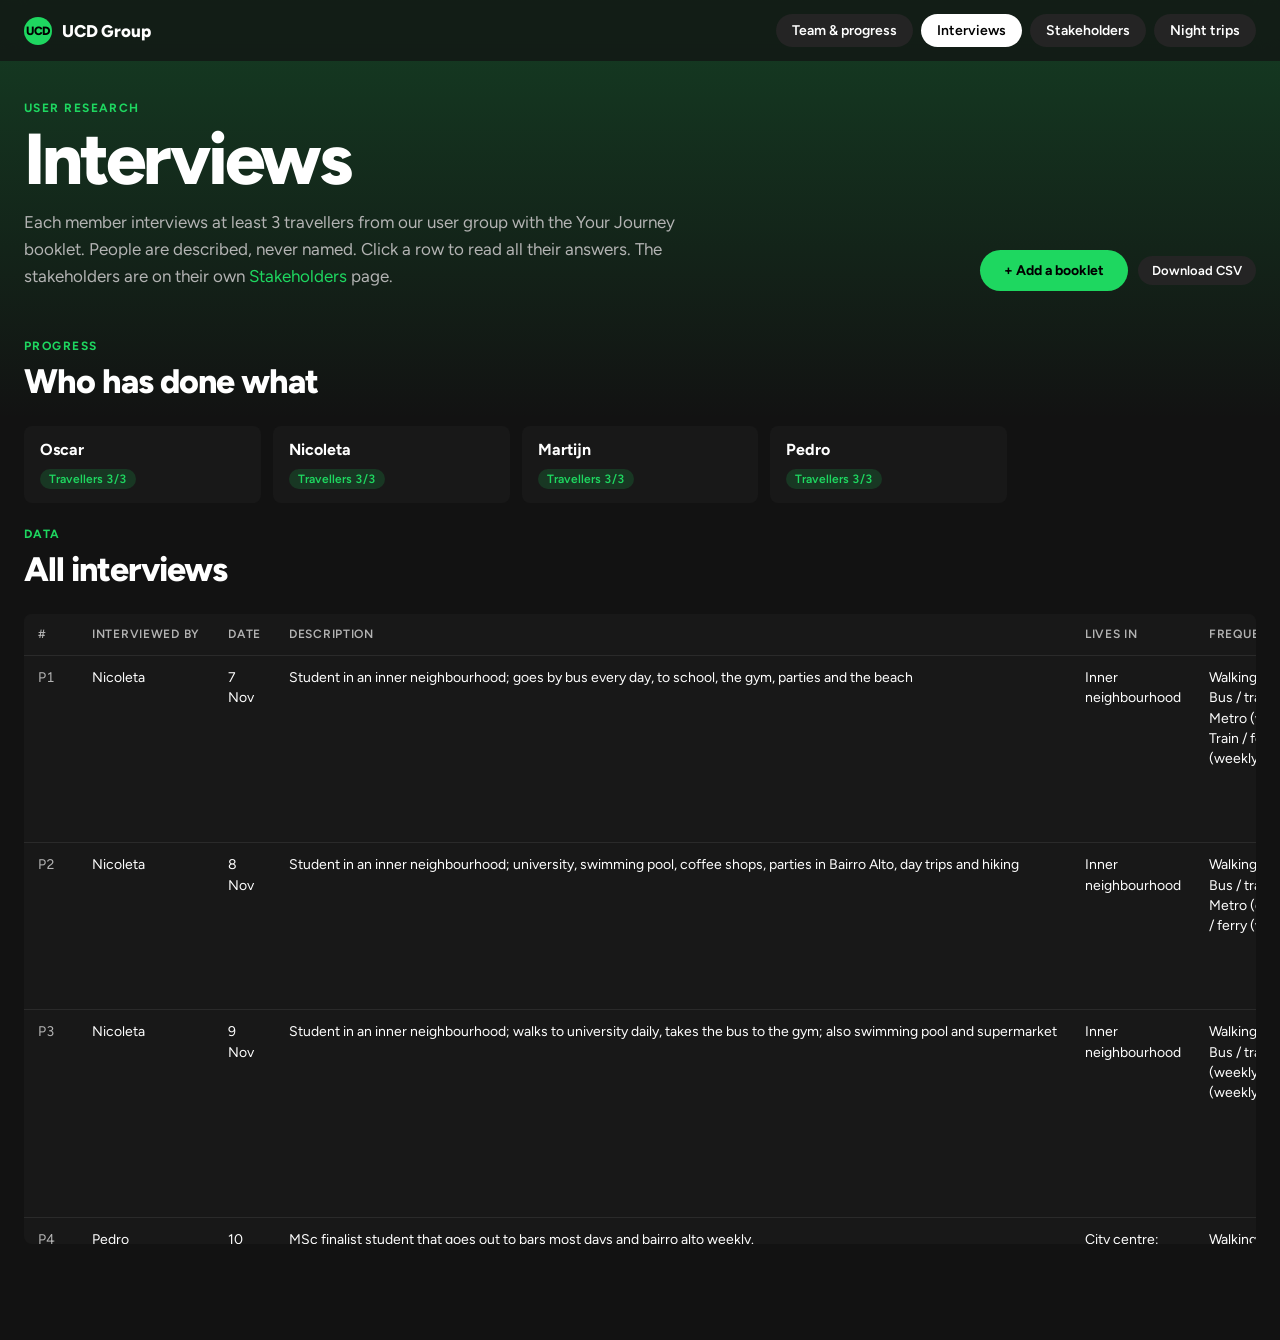
<file: research.html>
<!doctype html>
<html lang="en">
<head>
  <meta charset="utf-8">
  <meta name="viewport" content="width=device-width, initial-scale=1">
  <title>UCD Group · Interviews</title>
  <link rel="preconnect" href="https://fonts.googleapis.com">
  <link rel="preconnect" href="https://fonts.gstatic.com" crossorigin>
  <link href="https://fonts.googleapis.com/css2?family=Figtree:wght@400;500;600;700;800&display=swap" rel="stylesheet">
  <link rel="stylesheet" href="styles.css?v=5">
</head>
<body>
  <header class="topbar">
    <div class="topbar-inner topbar-wide">
      <a class="brand" href="index.html"><span class="brand-mark">UCD</span>UCD Group</a>
      <nav class="nav" aria-label="Pages">
        <a href="index.html">Team &amp; progress</a>
        <a href="research.html" aria-current="page">Interviews</a>
        <a href="stakeholders.html">Stakeholders</a>
        <a href="diary.html">Night trips</a>
      </nav>
    </div>
  </header>

  <main class="page page-wide">
    <header class="hero header-row">
      <div>
        <p class="eyebrow">User research</p>
        <h1 class="hero-title">Interviews</h1>
        <p class="hero-lead">
          Each member interviews at least 3 travellers from our user group with the Your Journey booklet.
          People are described, never named. Click a row to read all their answers.
          The stakeholders are on their own <a class="back" href="stakeholders.html">Stakeholders</a> page.
        </p>
      </div>
      <div class="header-actions">
        <a class="button" href="add.html">+ Add a booklet</a>
        <button class="chip" id="download" type="button">Download CSV</button>
      </div>
    </header>

    <section>
      <header class="header">
        <p class="eyebrow">Progress</p>
        <h2 class="section-title">Who has done what</h2>
      </header>

      <div class="progress" id="progress" aria-label="Research progress per member"></div>
    </section>

    <section class="section">
      <header class="header">
        <p class="eyebrow">Data</p>
        <h2 class="section-title">All interviews</h2>
      </header>

      <div class="sheet-wrap">
        <table class="sheet">
          <thead>
            <tr id="head"></tr>
          </thead>
          <tbody id="rows"></tbody>
        </table>
      </div>

      <section class="answers" id="answers" hidden></section>
    </section>
  </main>

  <script src="members.js"></script>
  <script src="booklet.js?v=3"></script>
  <script src="research.js?v=5"></script>
  <script>
    function fmt(v) {
      if (v === undefined || v === null || v === "") return "";
      if (typeof v === "boolean") return v ? "Yes" : "No";
      if (Array.isArray(v)) return v.map(fmt).filter(Boolean).join("; ");
      if (typeof v === "object") {
        return Object.entries(v)
          .filter(([, x]) => fmt(x))
          .map(([k, x]) => (DAY_LABELS[k] || k) + ": " + fmt(x))
          .join(" · ");
      }
      return String(v);
    }

    function frequentModes(r) {
      const subs = BOOKLET[1].questions[0].subs;
      return Object.entries(r.modeFrequency || {})
        .filter(([, f]) => /daily|weekly/i.test(f))
        .map(([k, f]) => (subs[k] || k) + " (" + f.toLowerCase() + ")")
        .join(", ");
    }

    // The most important factors, about 3 of them. An entry can be a group of tied
    // factors ("Travel time, cost (marked 2)"), so groups are added until 3 are shown.
    function topFactors(r) {
      const groups = Array.isArray(r.factorRank) ? r.factorRank : [];
      const out = [];
      let count = 0;
      for (const g of groups) {
        if (count >= 3) break;
        const text = String(g).replace(/\s*\([^)]*\)$/, "");
        out.push(text);
        count += text.split(",").length;
      }
      return out.join(", ");
    }

    // Overview columns. Everything else is in the full answer sheet and the CSV.
    const COLUMNS = [
      ["#", (r, i) => "P" + (i + 1)],
      ["Interviewed by", (r) => r.by],
      ["Date", (r) => r.date],
      ["Description", (r) => r.description, "wide"],
      ["Lives in", (r) => fmt(r.livesIn)],
      ["Frequent modes", frequentModes],
      ["Top factors", topFactors, "wide"],
      ["Barriers", (r) => fmt(r.realBarriers), "wide"],
      ["Key insight", (r) => r.insight, "wide"],
      ["Ride-along", (r) => (r.rideAlong ? "Yes" : "No")],
      ["Consent", (r) => (r.consent ? "Signed" : "Missing")],
    ];
    const META = [
      ["by", "Interviewed by"], ["date", "Date"], ["description", "Description"],
      ["neighbourhood", "Neighbourhood / municipality"], ["rideAlong", "Ride-along"], ["consent", "Consent signed"],
      ["insight", "Key insight"], ["notes", "Notes"],
    ];
    // Minimum per member, from the project brief.
    const REQUIRED_TRAVELLERS = 3;
    let selected = null;

    function make(tag, className, text) {
      const el = document.createElement(tag);
      if (className) el.className = className;
      if (text) el.textContent = text;
      return el;
    }

    function firstName(name) {
      return name.trim().split(/\s+/)[0];
    }

    function renderProgress() {
      const box = document.getElementById("progress");
      box.replaceChildren(...MEMBERS.map((m) => {
        const name = firstName(m.name);
        const mine = INTERVIEWS.filter((r) => (r.by || "").toLowerCase() === name.toLowerCase());
        const card = make("div", "progress-card");
        card.append(make("span", "progress-name", name));
        const counts = make("div", "progress-counts");
        const n = mine.length;
        counts.append(make("span", "count" + (n >= REQUIRED_TRAVELLERS ? " is-met" : ""), "Travellers " + n + "/" + REQUIRED_TRAVELLERS));
        card.append(counts);
        return card;
      }));
    }

    function renderHead() {
      document.getElementById("head").replaceChildren(...COLUMNS.map(([label, , cls]) => make("th", cls, label)));
    }

    function renderRows() {
      const body = document.getElementById("rows");
      const rows = INTERVIEWS.map((r, i) => [r, i]);

      if (!rows.length) {
        const tr = make("tr");
        const td = make("td", "empty", "No interviews yet. Use “+ Add a booklet” above to add one.");
        td.colSpan = COLUMNS.length;
        tr.append(td);
        body.replaceChildren(tr);
        return;
      }

      body.replaceChildren(...rows.map(([r, i]) => {
        const tr = make("tr", "row" + (selected === i ? " is-selected" : ""));
        tr.tabIndex = 0;
        tr.onclick = () => select(i);
        tr.onkeydown = (e) => { if (e.key === "Enter" || e.key === " ") { e.preventDefault(); select(i); } };
        COLUMNS.forEach(([label, get]) => {
          const value = get(r, i) || "";
          const td = make("td", "", value);
          if (label === "Consent" && !r.consent) td.className = "warn";
          tr.append(td);
        });
        return tr;
      }));
    }

    function dayTable(day) {
      const wrap = make("div", "day");
      wrap.append(make("h5", "day-date", day.date || "Date not set"));
      const scroll = make("div", "day-scroll");
      const table = make("table", "daytable");
      const head = make("tr");
      head.append(make("th"), ...Object.values(DAY_LABELS).map((l) => make("th", "", l)));
      table.append(head);
      Object.entries(DAY_PERIODS).forEach(([p, label]) => {
        const tr = make("tr");
        tr.append(make("th", "", label));
        Object.keys(DAY_LABELS).forEach((k) => {
          const text = fmt(day[p] && day[p][k]);
          tr.append(make("td", text ? "" : "blank", text || "—"));
        });
        table.append(tr);
      });
      scroll.append(table);
      wrap.append(scroll);
      return wrap;
    }

    function answer(q, value) {
      const dd = make("dd");
      if (q.days) {
        const days = (value || []).filter(Boolean);
        if (!days.length) { dd.textContent = "—"; dd.className = "blank"; }
        days.forEach((d) => dd.append(dayTable(d)));
      } else if (q.subs) {
        const table = make("table", "subtable");
        Object.entries(q.subs).forEach(([k, label]) => {
          const tr = make("tr");
          tr.append(make("th", "", label), make("td", fmt(value && value[k]) ? "" : "blank", fmt(value && value[k]) || "—"));
          table.append(tr);
        });
        dd.append(table);
      } else if (Array.isArray(value) && value.length) {
        const list = make(q.ranked ? "ol" : "ul");
        value.filter((x) => fmt(x)).forEach((x) => list.append(make("li", "", fmt(x))));
        dd.append(list);
      } else {
        const text = fmt(value);
        dd.textContent = text || "—";
        if (!text) dd.className = "blank";
      }
      return dd;
    }

    function select(i) {
      selected = selected === i ? null : i;
      renderRows();
      const box = document.getElementById("answers");
      if (selected === null) { box.hidden = true; return; }

      const r = INTERVIEWS[i];
      const head = make("div", "answers-head");
      head.append(make("h3", "answers-title", "P" + (i + 1) + " · " + (r.description || "")));
      const close = make("button", "chip", "Close");
      close.type = "button";
      close.onclick = () => select(i);
      head.append(close);

      const meta = make("dl", "answers-meta");
      META.forEach(([key, label]) => {
        const text = fmt(r[key]);
        if (!text) return;
        meta.append(make("dt", "", label), make("dd", "", text));
      });

      const sections = make("div", "answers-grid");
      BOOKLET.forEach((s) => {
        const card = make("section", "answer-card" + (s.questions.some((q) => q.days) ? " is-wide" : ""));
        card.append(make("h4", "answer-section", s.id + " " + s.title));
        const dl = make("dl");
        s.questions.forEach((q) => {
          dl.append(make("dt", "", q.label), answer(q, r[q.key]));
        });
        card.append(dl);
        sections.append(card);
      });

      box.replaceChildren(head, meta, sections);
      box.hidden = false;
      box.scrollIntoView({ behavior: "smooth", block: "start" });
    }

    function downloadCsv() {
      const cols = [
        ["#", (r, i) => "P" + (i + 1)],
        ...META.map(([key, label]) => [label, (r) => fmt(r[key])]),
      ];
      BOOKLET.forEach((s) => s.questions.forEach((q) => {
        if (q.days) {
          const most = Math.max(0, ...INTERVIEWS.map((r) => (r[q.key] || []).length));
          for (let d = 0; d < most; d++) {
            const day = (r) => (r[q.key] || [])[d] || {};
            cols.push([s.id + " Day " + (d + 1) + ": Date", (r) => fmt(day(r).date)]);
            Object.entries(DAY_PERIODS).forEach(([p, period]) =>
              cols.push([s.id + " Day " + (d + 1) + ": " + period, (r) => fmt(day(r)[p])]));
          }
        } else if (q.subs) {
          Object.entries(q.subs).forEach(([k, sub]) =>
            cols.push([s.id + " " + q.label + ": " + sub, (r) => fmt(r[q.key] && r[q.key][k])]));
        } else {
          cols.push([s.id + " " + q.label, (r) => fmt(r[q.key])]);
        }
      }));
      const escape = (v) => '"' + String(v).replace(/"/g, '""') + '"';
      const lines = [cols.map(([label]) => escape(label)).join(",")];
      INTERVIEWS.forEach((r, i) => lines.push(cols.map(([, get]) => escape(get(r, i) || "")).join(",")));
      // BOM so Excel opens accents correctly.
      const blob = new Blob(["﻿" + lines.join("\r\n")], { type: "text/csv;charset=utf-8" });
      const a = document.createElement("a");
      a.href = URL.createObjectURL(blob);
      a.download = "research.csv";
      a.click();
      URL.revokeObjectURL(a.href);
    }

    document.getElementById("download").onclick = downloadCsv;
    renderProgress();
    renderHead();
    renderRows();
  </script>
</body>
</html>
</file>
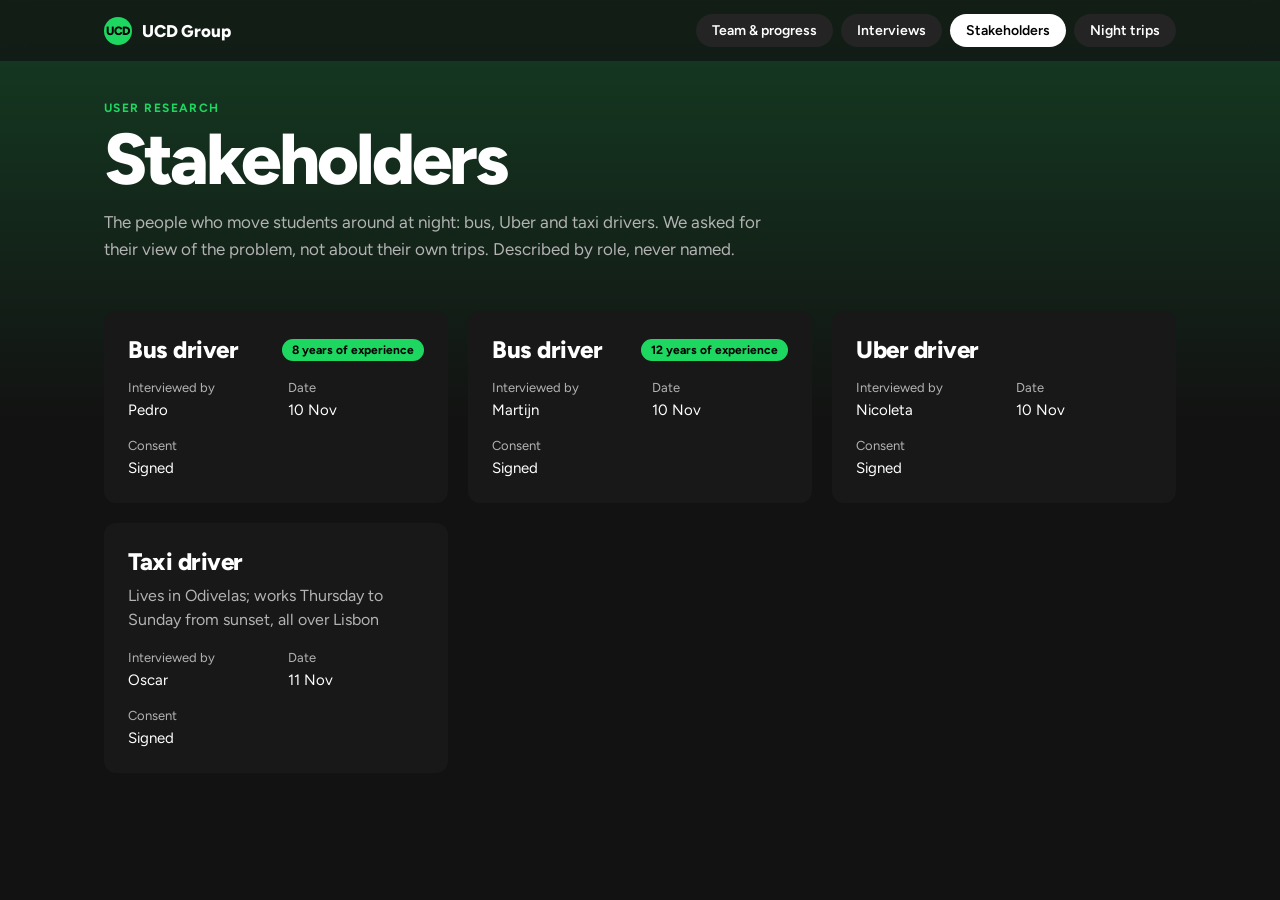
<file: stakeholders.html>
<!doctype html>
<html lang="en">
<head>
  <meta charset="utf-8">
  <meta name="viewport" content="width=device-width, initial-scale=1">
  <title>UCD Group · Stakeholders</title>
  <link rel="preconnect" href="https://fonts.googleapis.com">
  <link rel="preconnect" href="https://fonts.gstatic.com" crossorigin>
  <link href="https://fonts.googleapis.com/css2?family=Figtree:wght@400;500;600;700;800&display=swap" rel="stylesheet">
  <link rel="stylesheet" href="styles.css?v=5">
</head>
<body>
  <header class="topbar">
    <div class="topbar-inner">
      <a class="brand" href="index.html"><span class="brand-mark">UCD</span>UCD Group</a>
      <nav class="nav" aria-label="Pages">
        <a href="index.html">Team &amp; progress</a>
        <a href="research.html">Interviews</a>
        <a href="stakeholders.html" aria-current="page">Stakeholders</a>
        <a href="diary.html">Night trips</a>
      </nav>
    </div>
  </header>

  <main class="page">
    <header class="hero">
      <p class="eyebrow">User research</p>
      <h1 class="hero-title">Stakeholders</h1>
      <p class="hero-lead">
        The people who move students around at night: bus, Uber and taxi drivers.
        We asked for their view of the problem, not about their own trips. Described by role, never named.
      </p>
    </header>

    <div class="stakeholders" id="stakeholders"></div>
  </main>

  <script src="stakeholders.js?v=4"></script>
  <script>
    function make(tag, className, text) {
      const el = document.createElement(tag);
      if (className) el.className = className;
      if (text) el.textContent = text;
      return el;
    }

    function fact(label, value) {
      const row = make("div");
      row.append(make("dt", "", label), make("dd", value ? "" : "todo", value || "To fill in"));
      return row;
    }

    function list(items, tag, empty) {
      if (!items || !items.length) return make("p", "todo", empty);
      const el = make(tag, "stake-list");
      items.forEach((t) => el.append(make("li", "", t)));
      return el;
    }

    function card(s) {
      const el = make("article", "stake-card");

      const head = make("div", "stake-head");
      head.append(make("h2", "stake-role", s.role));
      if (s.experience) head.append(make("span", "badge badge-current", s.experience + " of experience"));
      el.append(head);
      if (s.about) el.append(make("p", "stake-about", s.about));

      const facts = make("dl", "facts");
      facts.append(
        fact("Interviewed by", s.by),
        fact("Date", s.date),
        fact("Consent", s.consent ? "Signed" : "")
      );
      el.append(facts);

      if (s.points && s.points.length) {
        el.append(make("h3", "stake-sub", "What they told us"));
        el.append(list(s.points, "ul", ""));
      }
      if (s.quotes && s.quotes.length) {
        el.append(make("h3", "stake-sub", "In their words"));
        const q = make("div", "stake-quotes");
        s.quotes.forEach((t) => q.append(make("blockquote", "", "“" + t + "”")));
        el.append(q);
      }
      return el;
    }

    document.getElementById("stakeholders").append(...STAKEHOLDERS.map(card));
  </script>
</body>
</html>
</file>
<file: styles.css>
/* Colours inspired by Spotify: near-black background, grey surfaces, green accent. */
:root {
  --bg: #121212;
  --surface: #181818;
  --surface-hover: #282828;
  --elevated: #242424;
  --border: #2a2a2a;
  --accent: #1ed760;
  --on-accent: #000;
  --text: #fff;
  --muted: #b3b3b3;
  --subtle: #8a8a8a;
  --warn: #ffa42b;
  --warn-bg: rgba(255, 164, 43, 0.14);
  --radius: 8px;
}

* { box-sizing: border-box; }

html, body { margin: 0; }

body {
  background:
    linear-gradient(180deg, rgba(30, 215, 96, 0.22) 0, rgba(18, 18, 18, 0) 420px),
    var(--bg);
  background-repeat: no-repeat;
  color: var(--text);
  font-family: "Figtree", system-ui, -apple-system, "Segoe UI", sans-serif;
  min-height: 100vh;
  -webkit-font-smoothing: antialiased;
}

/* Top bar */

.topbar {
  position: sticky;
  top: 0;
  z-index: 10;
  background: rgba(18, 18, 18, 0.72);
  backdrop-filter: blur(12px);
  -webkit-backdrop-filter: blur(12px);
}

.topbar-inner {
  max-width: 1120px;
  margin: 0 auto;
  padding: 14px 24px;
  display: flex;
  align-items: center;
  justify-content: space-between;
  gap: 12px 16px;
  flex-wrap: wrap;
}

.topbar-wide { max-width: 1400px; }

.brand {
  display: flex;
  align-items: center;
  gap: 10px;
  color: var(--text);
  font-weight: 800;
  font-size: 17px;
  letter-spacing: -0.01em;
  text-decoration: none;
}

.brand-mark {
  width: 28px;
  height: 28px;
  border-radius: 50%;
  background: var(--accent);
  color: var(--on-accent);
  display: grid;
  place-items: center;
  font-size: 12px;
  font-weight: 800;
}

.nav {
  display: flex;
  flex-wrap: wrap;
  gap: 8px;
}

.nav a {
  padding: 8px 16px;
  border-radius: 999px;
  background: var(--elevated);
  color: var(--text);
  font-size: 14px;
  font-weight: 600;
  text-decoration: none;
  transition: background 0.15s ease;
}

.nav a:hover { background: var(--surface-hover); }

.nav a[aria-current="page"] {
  background: var(--text);
  color: var(--on-accent);
}

/* Page */

.page {
  max-width: 1120px;
  margin: 0 auto;
  padding: 40px 24px 96px;
}

.page-wide { max-width: 1400px; }

.hero { margin-bottom: 48px; }

.hero-title {
  margin: 0 0 14px;
  font-weight: 800;
  font-size: clamp(40px, 7vw, 72px);
  line-height: 1;
  letter-spacing: -0.04em;
}

.hero-lead {
  max-width: 680px;
  margin: 0;
  color: var(--muted);
  font-size: 17px;
  line-height: 1.6;
}

.section + .section { margin-top: 72px; }

.header { margin-bottom: 24px; }

.eyebrow {
  margin: 0 0 8px;
  color: var(--accent);
  font-size: 12px;
  font-weight: 700;
  letter-spacing: 0.12em;
  text-transform: uppercase;
}

.section-title {
  margin: 0;
  font-weight: 800;
  font-size: clamp(26px, 3.6vw, 34px);
  letter-spacing: -0.03em;
}

.intro {
  max-width: 720px;
  margin: -8px 0 24px;
  color: var(--muted);
  line-height: 1.6;
}

/* Team cards */

.grid {
  display: grid;
  grid-template-columns: repeat(auto-fill, minmax(220px, 1fr));
  gap: 20px;
}

.card {
  padding: 14px;
  background: var(--surface);
  border-radius: var(--radius);
  transition: background 0.25s ease;
}

.card:hover { background: var(--surface-hover); }

.card-media {
  position: relative;
  aspect-ratio: 1 / 1;
  border-radius: 6px;
  background: linear-gradient(135deg, #1db954, #0f5c2c);
  display: grid;
  place-items: center;
  overflow: hidden;
  box-shadow: 0 8px 24px rgba(0, 0, 0, 0.5);
}

.card-initials {
  font-weight: 800;
  font-size: 48px;
  letter-spacing: -0.02em;
  color: #000;
}

.card-media img {
  position: absolute;
  inset: 0;
  width: 100%;
  height: 100%;
  object-fit: cover;
}

.card-body { padding: 16px 2px 4px; }

.card-name { margin: 0 0 4px; font-size: 16px; font-weight: 700; }

.card-role { margin: 0 0 6px; color: var(--accent); font-size: 14px; font-weight: 600; }

.card-id { margin: 0; color: var(--muted); font-size: 13px; font-variant-numeric: tabular-nums; }

/* Timeline */

.timeline {
  --label: 110px;
  --dot: 28px;
  position: relative;
  list-style: none;
  margin: 0;
  padding: 0;
}

.timeline::before {
  content: "";
  position: absolute;
  top: 8px;
  bottom: 0;
  left: calc(var(--label) + var(--dot) / 2 - 1px);
  width: 2px;
  background: var(--border);
}

.week {
  position: relative;
  display: grid;
  grid-template-columns: var(--label) var(--dot) 1fr;
  column-gap: 14px;
  padding-bottom: 44px;
}

.week:last-child { padding-bottom: 0; }

.week-label {
  display: flex;
  flex-direction: column;
  align-items: flex-end;
  gap: 4px;
  padding-top: 2px;
}

.week-name { font-weight: 700; font-size: 16px; }

.week-dates { color: var(--muted); font-size: 13px; }

.week-dot {
  justify-self: center;
  margin-top: 5px;
  width: 14px;
  height: 14px;
  border-radius: 50%;
  border: 2px solid var(--subtle);
  background: var(--bg);
  z-index: 1;
}

.week.is-done .week-dot { border-color: var(--accent); background: var(--accent); }

.week.is-current .week-dot {
  width: 18px;
  height: 18px;
  margin-top: 3px;
  border-color: var(--accent);
  box-shadow: 0 0 0 5px rgba(30, 215, 96, 0.2);
}

.week.is-upcoming .week-name { color: var(--muted); }

.week-content { min-width: 0; }

.week-head { display: flex; flex-wrap: wrap; align-items: center; gap: 8px 10px; }

.week-title { margin: 0 4px 0 0; font-size: 18px; font-weight: 700; }

.badge { padding: 4px 10px; border-radius: 999px; font-size: 12px; font-weight: 700; }

.badge-current { background: var(--accent); color: var(--on-accent); }
.badge-done { background: var(--elevated); color: var(--muted); }
.badge-due { background: var(--warn-bg); color: var(--warn); }

.week-desc { margin: 12px 0 0; max-width: 640px; color: var(--muted); line-height: 1.6; }

.update {
  margin-top: 18px;
  padding: 16px 18px 20px;
  background: var(--surface);
  border-radius: var(--radius);
}

.update-meta { display: flex; align-items: center; gap: 10px; margin-bottom: 12px; }

.pill {
  padding: 3px 10px;
  border-radius: 999px;
  background: var(--elevated);
  color: var(--muted);
  font-size: 12px;
  font-weight: 600;
}

.update-date { color: var(--muted); font-size: 13px; }

.update-title { margin: 0 0 8px; font-size: 15px; font-weight: 700; }

.update-body { margin: 0; font-size: 15px; line-height: 1.6; white-space: pre-line; }

/* Buttons and chips */

.header-row {
  display: flex;
  align-items: flex-end;
  justify-content: space-between;
  gap: 16px;
  flex-wrap: wrap;
}

.button {
  padding: 12px 24px;
  border: 0;
  border-radius: 999px;
  background: var(--accent);
  color: var(--on-accent);
  font: 700 14px "Figtree", sans-serif;
  cursor: pointer;
  transition: transform 0.1s ease, background 0.15s ease;
}

.button:hover { transform: scale(1.04); background: #3be477; }

.chip {
  padding: 7px 14px;
  border: 0;
  border-radius: 999px;
  background: var(--elevated);
  color: var(--text);
  font: 600 13px "Figtree", sans-serif;
  cursor: pointer;
}

.chip:hover { background: var(--surface-hover); }

.chip[aria-pressed="true"] { background: var(--text); color: var(--on-accent); }

/* Research progress */

.progress {
  display: grid;
  grid-template-columns: repeat(auto-fill, minmax(220px, 1fr));
  gap: 12px;
  margin-bottom: 24px;
}

.progress-card { padding: 14px 16px; background: var(--surface); border-radius: var(--radius); }

.progress-name { display: block; margin-bottom: 10px; font-weight: 700; }

.progress-counts { display: flex; flex-wrap: wrap; gap: 6px; }

.count {
  padding: 3px 9px;
  border-radius: 999px;
  background: var(--elevated);
  color: var(--muted);
  font-size: 12px;
  font-weight: 600;
  font-variant-numeric: tabular-nums;
}

.count.is-met { background: rgba(30, 215, 96, 0.16); color: var(--accent); }

.filters { display: flex; flex-wrap: wrap; gap: 8px; margin-bottom: 14px; }

/* Research sheet */

.sheet-wrap {
  overflow: auto;
  max-height: 70vh;
  border-radius: var(--radius);
  background: var(--surface);
}

.sheet { width: 100%; min-width: 1200px; border-collapse: collapse; font-size: 14px; }

.sheet th,
.sheet td {
  padding: 12px 14px;
  border-bottom: 1px solid var(--border);
  text-align: left;
  vertical-align: top;
  line-height: 1.45;
}

.sheet th {
  position: sticky;
  top: 0;
  z-index: 1;
  background: var(--surface);
  color: var(--muted);
  font-size: 12px;
  font-weight: 600;
  letter-spacing: 0.06em;
  text-transform: uppercase;
  white-space: nowrap;
}

.sheet th.wide { min-width: 220px; }

.sheet tbody tr:hover td { background: var(--surface-hover); }

.sheet td:first-child { color: var(--muted); font-variant-numeric: tabular-nums; }

.sheet td:nth-child(4) { white-space: nowrap; }

.sheet td.warn { color: var(--warn); }

.sheet td.empty { padding: 48px 12px; color: var(--muted); text-align: center; line-height: 1.6; }

.sheet tr.row { cursor: pointer; }
.sheet tr.row:focus-visible { outline: 2px solid var(--accent); outline-offset: -2px; }
.sheet tr.is-selected td { background: rgba(30, 215, 96, 0.1); }



/* Full booklet answers */

.answers { margin-top: 32px; scroll-margin-top: 80px; }

.answers-head {
  display: flex;
  align-items: center;
  justify-content: space-between;
  gap: 12px;
  margin-bottom: 16px;
}

.answers-title { margin: 0; font-size: 22px; font-weight: 800; }

.answers-meta {
  display: grid;
  grid-template-columns: max-content 1fr;
  gap: 8px 20px;
  margin: 0 0 24px;
  padding: 16px 18px;
  background: var(--surface);
  border-radius: var(--radius);
}

.answers-meta dt { color: var(--muted); font-size: 14px; }
.answers-meta dd { margin: 0; font-size: 15px; }

.answers-grid {
  display: grid;
  grid-template-columns: repeat(auto-fill, minmax(360px, 1fr));
  gap: 16px;
  align-items: start;
}

.answer-card { padding: 16px 18px 18px; background: var(--surface); border-radius: var(--radius); }

.answer-section { margin: 0 0 12px; color: var(--accent); font-size: 15px; font-weight: 700; }

.answer-card dl { margin: 0; }

.answer-card dt { margin-top: 12px; color: var(--muted); font-size: 13px; line-height: 1.4; }

.answer-card dt:first-child { margin-top: 0; }

.answer-card dd { margin: 4px 0 0; font-size: 15px; line-height: 1.5; }

.answer-card dd.blank,
.answer-card td.blank { color: var(--subtle); }

.answer-card ul,
.answer-card ol { margin: 0; padding-left: 20px; }

.answer-card .subtable { width: 100%; border-collapse: collapse; font-size: 14px; }

.answer-card .subtable th,
.answer-card .subtable td {
  padding: 5px 0;
  border-bottom: 1px solid var(--border);
  text-align: left;
  vertical-align: top;
}

.answer-card .subtable th { width: 45%; padding-right: 12px; color: var(--muted); font-weight: 500; }

.answer-card.is-wide { grid-column: 1 / -1; }


.day + .day { margin-top: 18px; }
.day-date { margin: 8px 0; font-size: 14px; font-weight: 600; }
.day-scroll { overflow-x: auto; }

.daytable { width: 100%; min-width: 640px; border-collapse: collapse; font-size: 14px; }

.daytable th,
.daytable td { padding: 7px 10px; border: 1px solid var(--border); text-align: left; vertical-align: top; }

.daytable tr:first-child th { background: var(--elevated); color: var(--muted); font-size: 12px; font-weight: 600; }
.daytable th { width: 90px; color: var(--muted); font-weight: 500; }
.daytable td { width: 18%; }

/* Add a booklet form */

.header-actions { display: flex; flex-wrap: wrap; gap: 10px; align-items: center; }

a.button,
a.chip { display: inline-block; text-decoration: none; }

.back { color: var(--accent); text-decoration: none; }
.back:hover { text-decoration: underline; }

.hero-lead code,
.steps code {
  padding: 1px 6px;
  border-radius: 4px;
  background: var(--elevated);
  font-size: 0.9em;
}

.form-card {
  margin-bottom: 16px;
  padding: 22px 24px 24px;
  background: var(--surface);
  border-radius: 12px;
}

.form-title { margin: 0 0 18px; font-size: 20px; font-weight: 800; letter-spacing: -0.01em; }

.form-grid {
  display: grid;
  grid-template-columns: repeat(auto-fill, minmax(240px, 1fr));
  gap: 16px 20px;
}

.field.is-wide { grid-column: 1 / -1; }

.field-label {
  display: block;
  margin: 0 0 8px;
  color: var(--muted);
  font-size: 14px;
  font-weight: 600;
  line-height: 1.4;
}

.question + .question { margin-top: 22px; }

.input {
  width: 100%;
  padding: 10px 12px;
  border: 1px solid transparent;
  border-radius: 6px;
  background: var(--elevated);
  color: var(--text);
  font: 400 15px "Figtree", sans-serif;
  line-height: 1.4;
}

.input:hover { border-color: #3e3e3e; }
.input:focus { outline: none; border-color: var(--accent); }
textarea.input { resize: vertical; }
select.input { cursor: pointer; }

.options { display: flex; flex-wrap: wrap; gap: 8px; }
.options > .input { flex: 1 1 100%; }

.option {
  display: inline-flex;
  align-items: center;
  gap: 8px;
  padding: 8px 12px;
  border-radius: 999px;
  background: var(--elevated);
  font-size: 14px;
  cursor: pointer;
}

.option:hover { background: var(--surface-hover); }
.option input { accent-color: var(--accent); margin: 0; }
.option .input-inline { width: 170px; padding: 4px 10px; border-radius: 999px; background: var(--bg); font-size: 13px; }
.option:has(input:checked) { background: rgba(30, 215, 96, 0.16); color: var(--accent); }

.ranked { display: grid; gap: 8px; margin: 0; padding-left: 22px; color: var(--muted); }

.grid-rows { display: grid; gap: 8px; max-width: 560px; }

.grid-row {
  display: grid;
  grid-template-columns: 1fr minmax(140px, 200px);
  align-items: center;
  gap: 12px;
  font-size: 14px;
}

.day-block + .day-block { margin-top: 18px; }
.day-block > .input { max-width: 260px; margin-bottom: 10px; }
.days-list { margin-bottom: 12px; }

.form-daytable td { padding: 4px; }
.form-daytable .input { padding: 7px 8px; font-size: 14px; }

.actions { display: flex; flex-wrap: wrap; gap: 10px; align-items: center; margin-top: 16px; }

.form-help { margin: 0; color: var(--muted); }
.form-help.is-error { color: var(--warn); }
.form-help.is-ok { color: var(--accent); }

.input.code {
  margin-top: 16px;
  font-family: ui-monospace, "Cascadia Code", Consolas, monospace;
  font-size: 13px;
}

.steps { margin: 16px 0 0; padding-left: 20px; color: var(--muted); line-height: 1.7; }

/* Stakeholders */

.stakeholders {
  display: grid;
  grid-template-columns: repeat(auto-fill, minmax(320px, 1fr));
  gap: 20px;
  align-items: start;
}

.stake-card { padding: 24px; background: var(--surface); border-radius: 12px; }

.stake-head {
  display: flex;
  align-items: center;
  justify-content: space-between;
  gap: 10px;
  flex-wrap: wrap;
  margin-bottom: 8px;
}

.stake-role { margin: 0; font-size: 24px; font-weight: 800; letter-spacing: -0.02em; }

.stake-about { margin: 0 0 18px; color: var(--muted); line-height: 1.5; }

.stake-card .facts { margin-top: 16px; grid-template-columns: repeat(auto-fill, minmax(120px, 1fr)); }

.stake-sub {
  margin: 22px 0 10px;
  color: var(--muted);
  font-size: 12px;
  font-weight: 700;
  letter-spacing: 0.1em;
  text-transform: uppercase;
}

.stake-list { margin: 0; padding-left: 20px; line-height: 1.55; }
.stake-list li + li { margin-top: 6px; }

.stake-quotes blockquote {
  margin: 0 0 10px;
  padding: 8px 14px;
  border-left: 3px solid var(--accent);
  color: var(--text);
  font-style: italic;
}

/* Night trips diary */

.stats {
  display: grid;
  grid-template-columns: repeat(auto-fit, minmax(160px, 1fr));
  gap: 12px;
  margin-bottom: 40px;
}

.stat { padding: 18px 20px; background: var(--surface); border-radius: var(--radius); }

.stat-value {
  display: block;
  font-size: 34px;
  font-weight: 800;
  letter-spacing: -0.03em;
  font-variant-numeric: tabular-nums;
}

.stat-label { color: var(--muted); font-size: 14px; }

.days {
  display: grid;
  grid-template-columns: repeat(5, minmax(0, 1fr));
  gap: 10px;
  margin-bottom: 40px;
}

.day-pill {
  display: block;
  padding: 14px 10px;
  border-radius: var(--radius);
  background: var(--surface);
  color: var(--subtle);
  text-decoration: none;
  text-align: center;
}

.day-pill strong { display: block; margin-bottom: 2px; color: var(--muted); font-size: 15px; }
.day-pill span { font-size: 12px; }

.day-pill.has-night { background: var(--accent); color: rgba(0, 0, 0, 0.72); }
.day-pill.has-night strong { color: #000; }
.day-pill.has-night:hover { background: #3be477; }

.nights { display: grid; gap: 20px; }

.night { padding: 24px; background: var(--surface); border-radius: 12px; scroll-margin-top: 80px; }

.night-head {
  display: flex;
  align-items: baseline;
  justify-content: space-between;
  gap: 12px;
  flex-wrap: wrap;
  margin-bottom: 18px;
}

.night-day { margin: 0; font-size: 24px; font-weight: 800; letter-spacing: -0.02em; }
.night-date { margin-left: 8px; color: var(--muted); font-size: 15px; font-weight: 500; }

.trip + .trip { margin-top: 20px; padding-top: 20px; border-top: 1px solid var(--border); }

.trip-title {
  margin: 0 0 6px;
  color: var(--muted);
  font-size: 12px;
  font-weight: 700;
  letter-spacing: 0.1em;
  text-transform: uppercase;
}

.trip-route { margin: 0 0 12px; font-size: 20px; font-weight: 700; }

.modes { display: flex; flex-wrap: wrap; gap: 6px; margin-bottom: 18px; }

.mode { padding: 5px 12px; border-radius: 999px; background: var(--elevated); font-size: 13px; font-weight: 600; }

.mode.is-car { background: var(--warn-bg); color: var(--warn); }

.facts {
  display: grid;
  grid-template-columns: repeat(auto-fill, minmax(220px, 1fr));
  gap: 16px 24px;
  margin: 0;
}

.facts dt { margin-bottom: 4px; color: var(--muted); font-size: 13px; }
.facts dd { margin: 0; font-size: 15px; line-height: 1.5; }

.todo { color: var(--subtle); font-style: italic; }

.night-notes-title { margin-top: 22px; padding-top: 20px; border-top: 1px solid var(--border); }
.night-notes { margin: 0; color: var(--muted); line-height: 1.6; }


.footnote { margin-top: 32px; color: var(--subtle); font-size: 14px; line-height: 1.6; }

@media (max-width: 560px) {
  .topbar-inner { padding: 12px 16px; }
  .page { padding: 28px 16px 64px; }
  .hero { margin-bottom: 32px; }
  .section + .section { margin-top: 56px; }
  .timeline { --label: 0px; --dot: 20px; }
  .week { grid-template-columns: var(--dot) 1fr; column-gap: 12px; }
  .week-label {
    grid-column: 2;
    flex-direction: row;
    align-items: baseline;
    gap: 10px;
    margin-bottom: 6px;
  }
  .week-dot { grid-column: 1; grid-row: 1; }
  .week-content { grid-column: 2; }
  .answers-grid { grid-template-columns: 1fr; }
  .answers-meta { grid-template-columns: 1fr; gap: 2px; }
  .answers-meta dd { margin-bottom: 8px; }
  .grid { grid-template-columns: repeat(2, 1fr); gap: 12px; }
  .card { padding: 10px; }
  .card-initials { font-size: 36px; }
  .days { gap: 6px; }
  .day-pill { padding: 10px 4px; }
  .day-pill span { display: none; }
  .night { padding: 18px; }
}

/* Hunt statement on the main page */
.hunt {
  margin: 0;
  padding: 28px 32px;
  border-radius: 12px;
  background: var(--accent);
  color: var(--on-accent);
  font-size: clamp(1.1rem, 2.2vw, 1.45rem);
  font-weight: 600;
  line-height: 1.45;
}
.hunt strong { font-weight: 800; }
</file>
